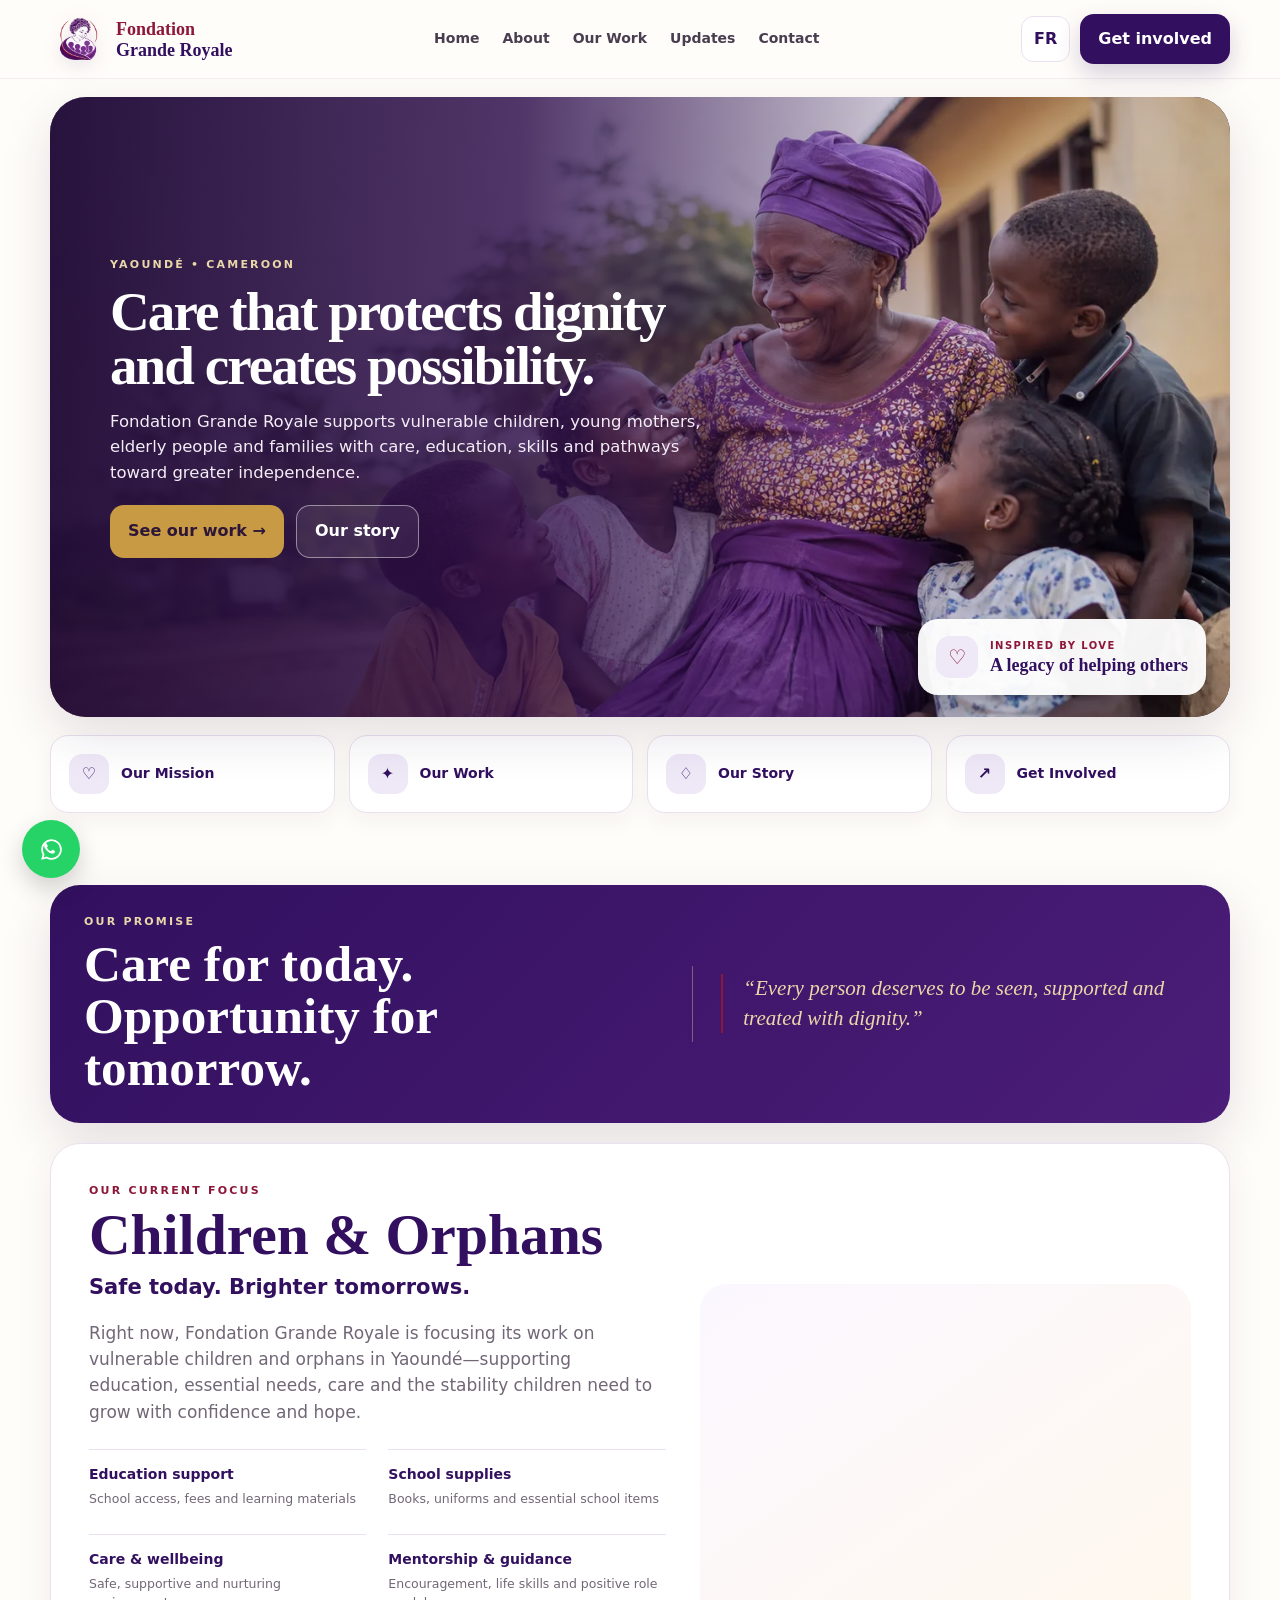
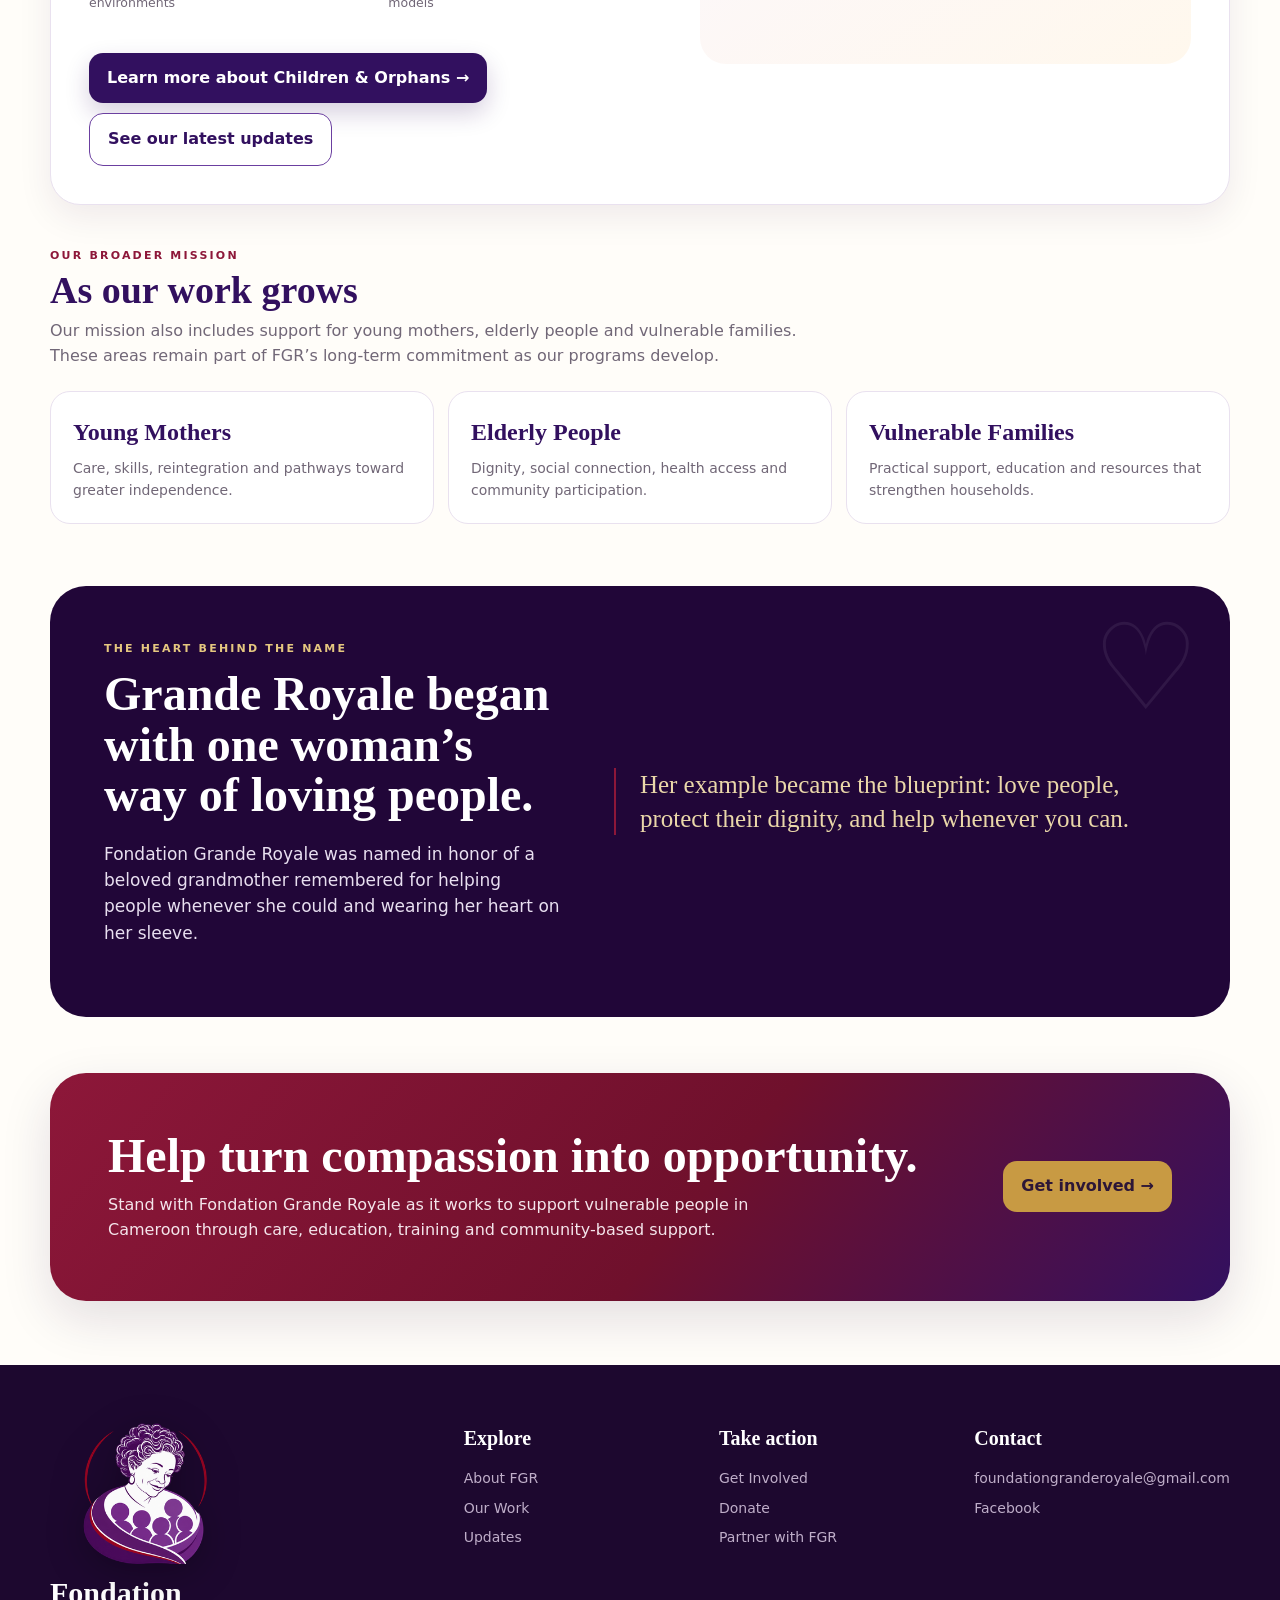
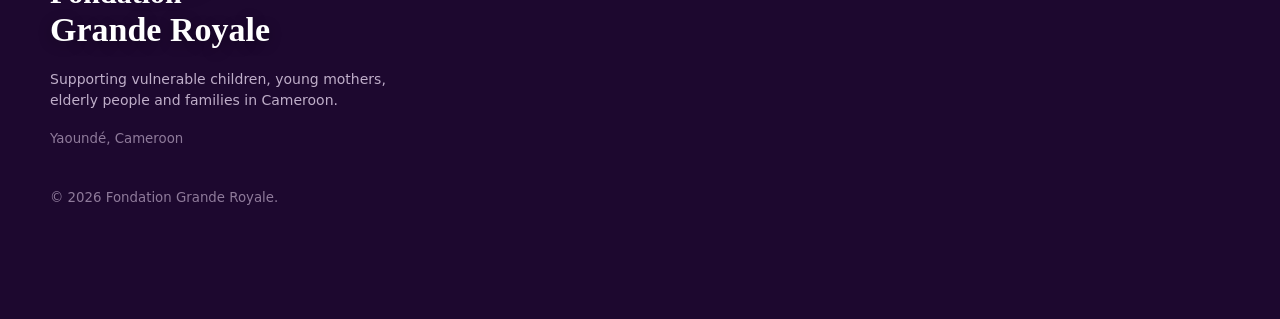
<file: index.html>
<!DOCTYPE html>
<html data-page="index.html" lang="en"><head><meta charset="utf-8"/><meta content="width=device-width, initial-scale=1" name="viewport"/><meta content="#32105f" name="theme-color"/><meta content="Fondation Grande Royale is currently focused on supporting vulnerable children and orphans in Cameroon through education, care and essential support." name="description"/><title>Fondation Grande Royale | Cameroon</title><link href="manifest.webmanifest" rel="manifest"/><link href="icon-192.png" rel="apple-touch-icon"/><link href="styles.css?v=20261021-14" rel="stylesheet"/><link href="favicon-32.png" rel="icon" sizes="32x32" type="image/png"/><link href="favicon-48.png" rel="icon" sizes="48x48" type="image/png"/><link as="image" fetchpriority="high" href="hero-family.webp" rel="preload"/><link href="https://fondationgranderoyale.org/" rel="canonical"/><meta content="website" property="og:type"/><meta content="Fondation Grande Royale" property="og:site_name"/><meta content="Fondation Grande Royale | Cameroon" property="og:title"/><meta content="Fondation Grande Royale is currently focused on supporting vulnerable children and orphans in Cameroon through education, care and essential support." property="og:description"/><meta content="https://fondationgranderoyale.org/" property="og:url"/><meta content="https://fondationgranderoyale.org/og-image.jpg" property="og:image"/><meta content="summary_large_image" name="twitter:card"/><meta content="Fondation Grande Royale | Cameroon" name="twitter:title"/><meta content="Fondation Grande Royale is currently focused on supporting vulnerable children and orphans in Cameroon through education, care and essential support." name="twitter:description"/><meta content="https://fondationgranderoyale.org/og-image.jpg" name="twitter:image"/><script type="application/ld+json">{"@context": "https://schema.org", "@type": "NGO", "name": "Fondation Grande Royale", "url": "https://fondationgranderoyale.org", "logo": "https://fondationgranderoyale.org/logo-full.webp", "email": "foundationgranderoyale@gmail.com", "address": {"@type": "PostalAddress", "addressLocality": "Yaoundé", "addressCountry": "CM"}, "areaServed": {"@type": "Country", "name": "Cameroon"}}</script></head><body id="top"><header class="header"><div class="wrap header-inner"><a aria-label="Fondation Grande Royale home" class="brand" href="./index.html"><img alt="" class="brand-logo" decoding="async" height="250" src="logo-mark.webp" width="320"/><div class="brand-copy"><small>Fondation</small><strong>Grande Royale</strong></div></a><nav class="nav"><a href="./index.html">Home</a><a href="about.html">About</a><a href="programs.html">Our Work</a><a href="updates.html">Updates</a><a href="contact.html">Contact</a></nav><div class="header-actions"><button aria-label="Afficher le site en français" aria-pressed="false" class="lang" type="button">FR</button><a class="primary-btn" href="get-involved.html">Get involved</a><button aria-controls="mobile-menu" aria-expanded="false" aria-label="Open menu" class="menu" type="button">☰</button></div><div class="mobile-menu" id="mobile-menu"><a href="./index.html">Home</a><a href="about.html">About</a><a href="programs.html">Our Work</a><a href="updates.html">Updates</a><a href="get-involved.html">Get Involved</a><a href="contact.html">Contact</a></div></div></header>
<main><section class="hero"><div class="wrap"><div class="hero-card"><div class="hero-photo"></div><div class="hero-overlay"></div><div class="hero-content"><div class="eyebrow gold">Yaoundé • Cameroon</div><h1>Care that protects dignity and creates possibility.</h1><p>Fondation Grande Royale supports vulnerable children, young mothers, elderly people and families with care, education, skills and pathways toward greater independence.</p><div class="hero-cta"><a class="gold-btn" href="programs.html">See our work →</a><a class="ghost-btn" href="about.html">Our story</a></div></div><div class="hero-note"><i>♡</i><div><small>Inspired by love</small><strong>A legacy of helping others</strong></div></div></div><div class="quick"><a href="about.html"><span>♡</span><strong>Our Mission</strong></a><a href="programs.html"><span>✦</span><strong>Our Work</strong></a><a href="about.html#story"><span>♢</span><strong>Our Story</strong></a><a href="get-involved.html"><span>↗</span><strong>Get Involved</strong></a></div></div></section>
<section class="section home-focus"><div class="wrap">
<div class="promise-band">
  <div>
    <div class="eyebrow gold">Our promise</div>
    <h2>Care for today. Opportunity for tomorrow.</h2>
  </div>
  <div class="promise-divider"></div>
  <blockquote>“Every person deserves to be seen, supported and treated with dignity.”</blockquote>
</div>

<article class="children-focus-card">
  <div class="children-focus-copy">
    <div class="kicker">Our current focus</div>
    <h2>Children &amp; Orphans</h2>
    <h3>Safe today. Brighter tomorrows.</h3>
    <p>Right now, Fondation Grande Royale is focusing its work on vulnerable children and orphans in Yaoundé—supporting education, essential needs, care and the stability children need to grow with confidence and hope.</p>
    <div class="focus-support-grid">
      <div><strong>Education support</strong><span>School access, fees and learning materials</span></div>
      <div><strong>School supplies</strong><span>Books, uniforms and essential school items</span></div>
      <div><strong>Care &amp; wellbeing</strong><span>Safe, supportive and nurturing environments</span></div>
      <div><strong>Mentorship &amp; guidance</strong><span>Encouragement, life skills and positive role models</span></div>
    </div>
    <div class="focus-actions">
      <a class="primary-btn" href="programs.html">Learn more about Children &amp; Orphans →</a>
      <a class="outline-btn" href="updates.html">See our latest updates</a>
    </div>
  </div>

  <div class="education-materials"><img src="assets/home-education-illustration.webp" alt="Illustration of school books, a purple backpack, notebook, pencil and ball representing education and skills development" decoding="async" loading="lazy"/></div>
</article>

<div class="secondary-focus">
  <div class="secondary-focus-heading">
    <div class="kicker">Our broader mission</div>
    <h2>As our work grows</h2>
    <p>Our mission also includes support for young mothers, elderly people and vulnerable families. These areas remain part of FGR’s long-term commitment as our programs develop.</p>
  </div>
  <div class="secondary-focus-grid">
    <article><h3>Young Mothers</h3><p>Care, skills, reintegration and pathways toward greater independence.</p></article>
    <article><h3>Elderly People</h3><p>Dignity, social connection, health access and community participation.</p></article>
    <article><h3>Vulnerable Families</h3><p>Practical support, education and resources that strengthen households.</p></article>
  </div>
</div>
</div></section>
<section class="section"><div class="wrap"><div class="story-card"><div><div class="kicker" style="color:#e5c77f">The heart behind the name</div><h3>Grande Royale began with one woman’s way of loving people.</h3><p>Fondation Grande Royale was named in honor of a beloved grandmother remembered for helping people whenever she could and wearing her heart on her sleeve.</p></div><blockquote>Her example became the blueprint: love people, protect their dignity, and help whenever you can.</blockquote><div class="story-mark">♡</div></div></div></section>
<section class="cta"><div class="wrap"><div class="cta-card"><div><h2>Help turn compassion into opportunity.</h2><p>Stand with Fondation Grande Royale as it works to support vulnerable people in Cameroon through care, education, training and community-based support.</p></div><div class="cta-actions"><a class="gold-btn" href="get-involved.html">Get involved →</a></div></div></div></section></main><footer class="footer"><div class="wrap footer-grid"><div><div class="footer-brand-lockup"><img alt="" class="footer-mark" decoding="async" height="250" loading="lazy" src="logo-mark.webp" width="320"/><div class="footer-brand-text"><span>Fondation</span><strong>Grande Royale</strong></div></div><p>Supporting vulnerable children, young mothers, elderly people and families in Cameroon.</p><small>Yaoundé, Cameroon</small></div><div><h4>Explore</h4><a href="about.html">About FGR</a><a href="programs.html">Our Work</a><a href="updates.html">Updates</a></div><div><h4>Take action</h4><a href="get-involved.html">Get Involved</a><a href="get-involved.html#donate">Donate</a><a href="contact.html">Partner with FGR</a></div><div><h4>Contact</h4><a href="mailto:foundationgranderoyale@gmail.com">foundationgranderoyale@gmail.com</a><a href="https://www.facebook.com/profile.php?id=61578433423428" target="_blank" rel="noopener">Facebook</a></div></div><div class="wrap" style="margin-top:34px"><small>© <span id="year"></span> Fondation Grande Royale.</small></div></footer><nav class="mobile-nav"><a href="./index.html"><b>⌂</b>Home</a><a href="programs.html"><b>✦</b>Work</a><a href="about.html"><b>♡</b>Story</a><a href="get-involved.html"><b>↗</b>Help</a></nav><script src="script.js?v=20261021-4"></script><a class="whatsapp-float" href="https://wa.me/18156301168" target="_blank" rel="noopener" aria-label="Chat with Fondation Grande Royale on WhatsApp"><svg aria-hidden="true" viewBox="0 0 32 32" role="img"><path d="M19.11 17.21c-.28-.14-1.64-.81-1.89-.9-.25-.09-.44-.14-.62.14-.18.28-.72.9-.88 1.08-.16.19-.32.21-.6.07-.28-.14-1.17-.43-2.23-1.37-.82-.73-1.38-1.64-1.54-1.91-.16-.28-.02-.43.12-.57.13-.13.28-.32.42-.48.14-.16.18-.28.28-.46.09-.18.05-.35-.02-.49-.07-.14-.62-1.5-.85-2.05-.22-.54-.45-.47-.62-.48h-.53c-.18 0-.49.07-.74.35-.25.28-.97.95-.97 2.31 0 1.36.99 2.68 1.13 2.87.14.18 1.95 2.98 4.72 4.18.66.28 1.18.45 1.58.58.66.21 1.26.18 1.74.11.53-.08 1.64-.67 1.87-1.31.23-.65.23-1.21.16-1.33-.07-.12-.25-.19-.53-.33zM16.03 5.33c-5.86 0-10.62 4.76-10.62 10.62 0 1.87.49 3.7 1.42 5.31L5.32 26.7l5.57-1.46a10.59 10.59 0 0 0 5.13 1.31h.01c5.86 0 10.62-4.76 10.62-10.62 0-2.84-1.11-5.51-3.12-7.52a10.55 10.55 0 0 0-7.5-3.08zm0 19.43h-.01a8.77 8.77 0 0 1-4.47-1.22l-.32-.19-3.3.86.88-3.22-.21-.33a8.8 8.8 0 0 1-1.35-4.71c0-4.85 3.95-8.8 8.81-8.8 2.35 0 4.56.92 6.22 2.58a8.74 8.74 0 0 1 2.58 6.23c-.01 4.85-3.96 8.8-8.83 8.8z"/></svg></a></body></html>
</file>
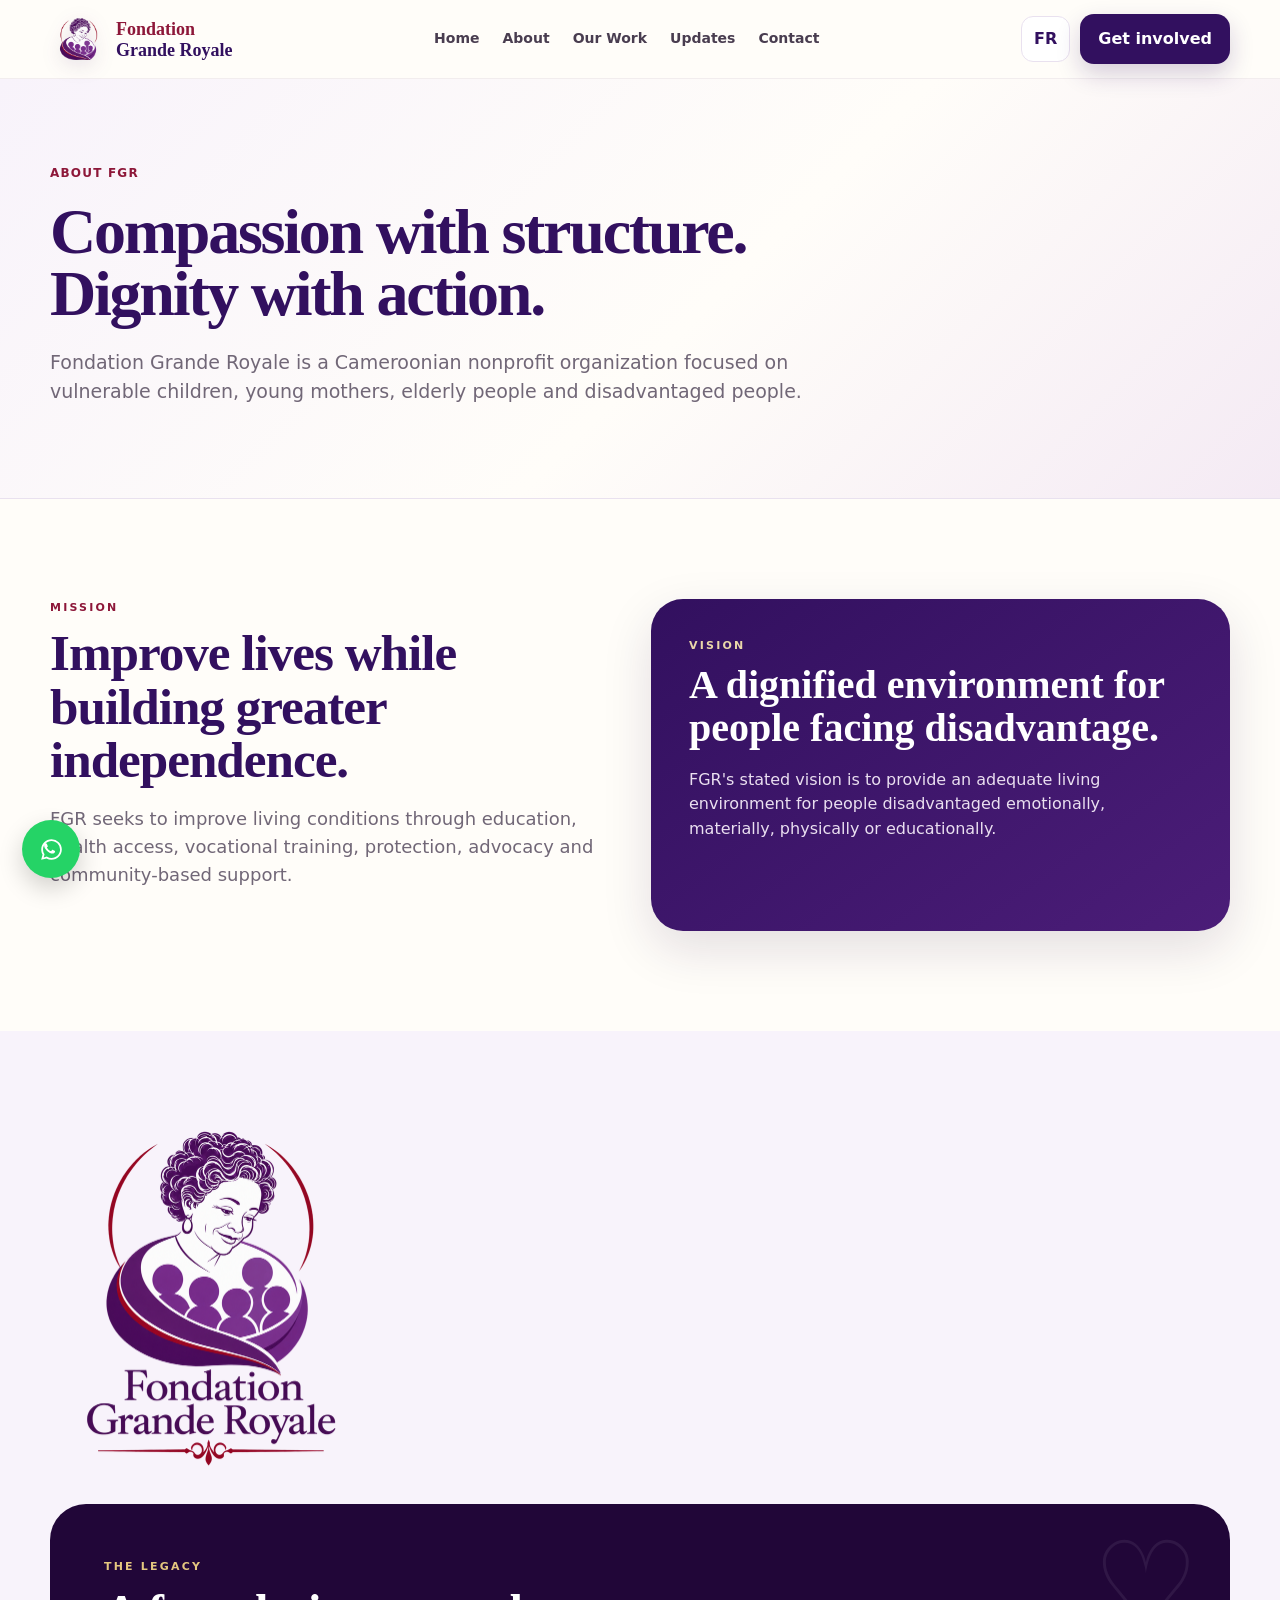
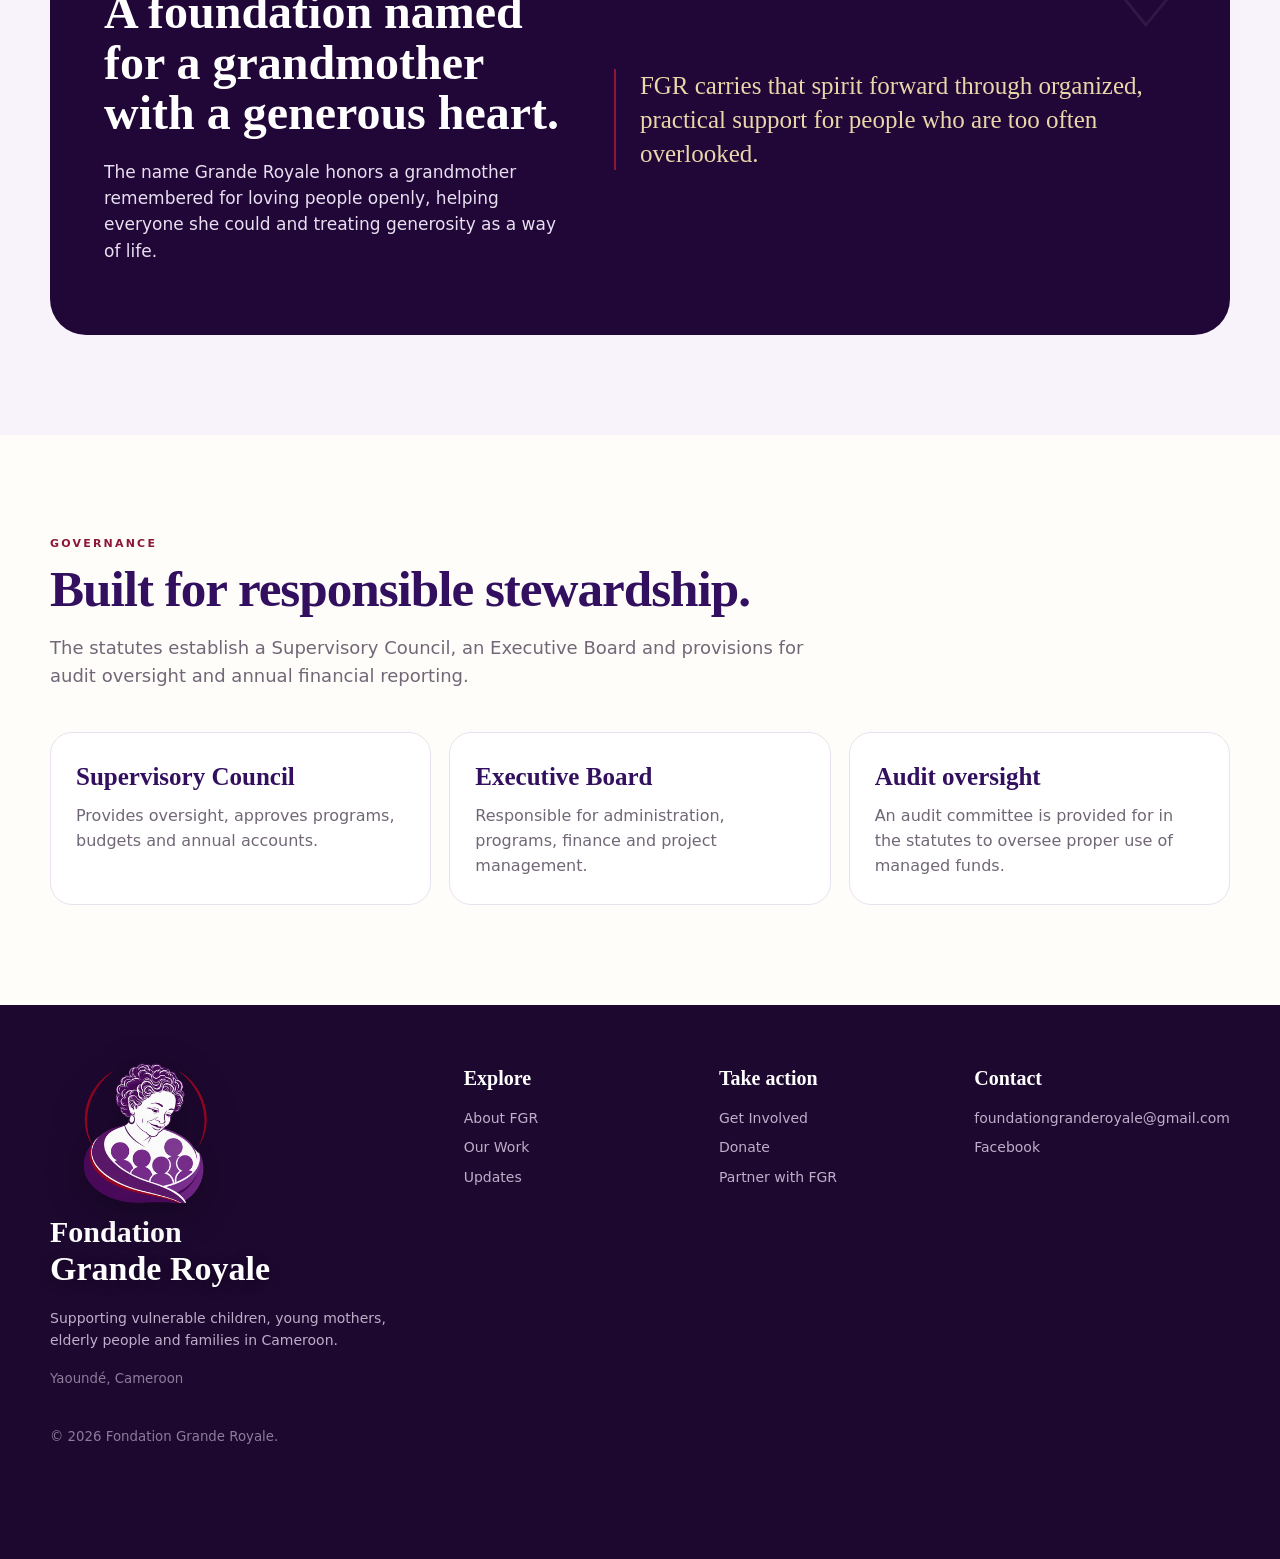
<file: about.html>
<!DOCTYPE html>
<html data-page="about.html" lang="en"><head><meta charset="utf-8"/><meta content="width=device-width, initial-scale=1" name="viewport"/><meta content="#32105f" name="theme-color"/><meta content="Learn about the mission, vision, story and governance of Fondation Grande Royale." name="description"/><title>About | Fondation Grande Royale</title><link href="manifest.webmanifest" rel="manifest"/><link href="icon-192.png" rel="apple-touch-icon"/><link href="styles.css?v=20261021-3" rel="stylesheet"/><link href="favicon-32.png" rel="icon" sizes="32x32" type="image/png"/><link href="favicon-48.png" rel="icon" sizes="48x48" type="image/png"/><link href="https://fondationgranderoyale.org/about.html" rel="canonical"/><meta content="website" property="og:type"/><meta content="Fondation Grande Royale" property="og:site_name"/><meta content="About | Fondation Grande Royale" property="og:title"/><meta content="Learn about the mission, vision, story and governance of Fondation Grande Royale." property="og:description"/><meta content="https://fondationgranderoyale.org/about.html" property="og:url"/><meta content="https://fondationgranderoyale.org/og-image.jpg" property="og:image"/><meta content="summary_large_image" name="twitter:card"/><meta content="About | Fondation Grande Royale" name="twitter:title"/><meta content="Learn about the mission, vision, story and governance of Fondation Grande Royale." name="twitter:description"/><meta content="https://fondationgranderoyale.org/og-image.jpg" name="twitter:image"/><script type="application/ld+json">{"@context": "https://schema.org", "@type": "NGO", "name": "Fondation Grande Royale", "url": "https://fondationgranderoyale.org", "logo": "https://fondationgranderoyale.org/logo-full.webp", "email": "foundationgranderoyale@gmail.com", "address": {"@type": "PostalAddress", "addressLocality": "Yaoundé", "addressCountry": "CM"}, "areaServed": {"@type": "Country", "name": "Cameroon"}}</script></head><body id="top"><header class="header"><div class="wrap header-inner"><a aria-label="Fondation Grande Royale home" class="brand" href="./index.html"><img alt="" class="brand-logo" decoding="async" height="250" src="logo-mark.webp" width="320"/><div class="brand-copy"><small>Fondation</small><strong>Grande Royale</strong></div></a><nav class="nav"><a href="./index.html">Home</a><a href="about.html">About</a><a href="programs.html">Our Work</a><a href="updates.html">Updates</a><a href="contact.html">Contact</a></nav><div class="header-actions"><button aria-label="Afficher le site en français" aria-pressed="false" class="lang" type="button">FR</button><a class="primary-btn" href="get-involved.html">Get involved</a><button aria-controls="mobile-menu" aria-expanded="false" aria-label="Open menu" class="menu" type="button">☰</button></div><div class="mobile-menu" id="mobile-menu"><a href="./index.html">Home</a><a href="about.html">About</a><a href="programs.html">Our Work</a><a href="updates.html">Updates</a><a href="get-involved.html">Get Involved</a><a href="contact.html">Contact</a></div></div></header>
<main><section class="page-hero"><div class="wrap"><div class="breadcrumb">About FGR</div><h1>Compassion with structure. Dignity with action.</h1><p>Fondation Grande Royale is a Cameroonian nonprofit organization focused on vulnerable children, young mothers, elderly people and disadvantaged people.</p></div></section><section class="section"><div class="wrap"><div class="grid-2"><div><div class="section-title"><div class="kicker">Mission</div><h2>Improve lives while building greater independence.</h2><p>FGR seeks to improve living conditions through education, health access, vocational training, protection, advocacy and community-based support.</p></div></div><div class="mission-story" style="min-height:330px"><div><div class="eyebrow gold">Vision</div><h3>A dignified environment for people facing disadvantage.</h3><p>FGR's stated vision is to provide an adequate living environment for people disadvantaged emotionally, materially, physically or educationally.</p></div></div></div></div></section>
<section class="section soft" id="story"><div class="wrap"><div class="legacy-logo-wrap"><img alt="Fondation Grande Royale logo" class="legacy-logo" decoding="async" height="679" loading="lazy" src="logo-full.webp" width="640"/></div><div class="story-card"><div><div class="kicker" style="color:#e5c77f">The legacy</div><h3>A foundation named for a grandmother with a generous heart.</h3><p>The name Grande Royale honors a grandmother remembered for loving people openly, helping everyone she could and treating generosity as a way of life.</p></div><blockquote>FGR carries that spirit forward through organized, practical support for people who are too often overlooked.</blockquote><div class="story-mark">♡</div></div></div></section>
<section class="section"><div class="wrap"><div class="section-title"><div class="kicker">Governance</div><h2>Built for responsible stewardship.</h2><p>The statutes establish a Supervisory Council, an Executive Board and provisions for audit oversight and annual financial reporting.</p></div><div class="grid-3"><article class="info-card"><h3>Supervisory Council</h3><p>Provides oversight, approves programs, budgets and annual accounts.</p></article><article class="info-card"><h3>Executive Board</h3><p>Responsible for administration, programs, finance and project management.</p></article><article class="info-card"><h3>Audit oversight</h3><p>An audit committee is provided for in the statutes to oversee proper use of managed funds.</p></article></div></div></section></main><footer class="footer"><div class="wrap footer-grid"><div><div class="footer-brand-lockup"><img alt="" class="footer-mark" decoding="async" height="250" loading="lazy" src="logo-mark.webp" width="320"/><div class="footer-brand-text"><span>Fondation</span><strong>Grande Royale</strong></div></div><p>Supporting vulnerable children, young mothers, elderly people and families in Cameroon.</p><small>Yaoundé, Cameroon</small></div><div><h4>Explore</h4><a href="about.html">About FGR</a><a href="programs.html">Our Work</a><a href="updates.html">Updates</a></div><div><h4>Take action</h4><a href="get-involved.html">Get Involved</a><a href="get-involved.html#donate">Donate</a><a href="contact.html">Partner with FGR</a></div><div><h4>Contact</h4><a href="mailto:foundationgranderoyale@gmail.com">foundationgranderoyale@gmail.com</a><a href="https://www.facebook.com/profile.php?id=61578433423428" target="_blank" rel="noopener">Facebook</a></div></div><div class="wrap" style="margin-top:34px"><small>© <span id="year"></span> Fondation Grande Royale.</small></div></footer><nav class="mobile-nav"><a href="./index.html"><b>⌂</b>Home</a><a href="programs.html"><b>✦</b>Work</a><a href="about.html"><b>♡</b>Story</a><a href="get-involved.html"><b>↗</b>Help</a></nav><script src="script.js?v=20260924-2"></script><a class="whatsapp-float" href="https://wa.me/18156301168" target="_blank" rel="noopener" aria-label="Chat with Fondation Grande Royale on WhatsApp"><svg aria-hidden="true" viewBox="0 0 32 32" role="img"><path d="M19.11 17.21c-.28-.14-1.64-.81-1.89-.9-.25-.09-.44-.14-.62.14-.18.28-.72.9-.88 1.08-.16.19-.32.21-.6.07-.28-.14-1.17-.43-2.23-1.37-.82-.73-1.38-1.64-1.54-1.91-.16-.28-.02-.43.12-.57.13-.13.28-.32.42-.48.14-.16.18-.28.28-.46.09-.18.05-.35-.02-.49-.07-.14-.62-1.5-.85-2.05-.22-.54-.45-.47-.62-.48h-.53c-.18 0-.49.07-.74.35-.25.28-.97.95-.97 2.31 0 1.36.99 2.68 1.13 2.87.14.18 1.95 2.98 4.72 4.18.66.28 1.18.45 1.58.58.66.21 1.26.18 1.74.11.53-.08 1.64-.67 1.87-1.31.23-.65.23-1.21.16-1.33-.07-.12-.25-.19-.53-.33zM16.03 5.33c-5.86 0-10.62 4.76-10.62 10.62 0 1.87.49 3.7 1.42 5.31L5.32 26.7l5.57-1.46a10.59 10.59 0 0 0 5.13 1.31h.01c5.86 0 10.62-4.76 10.62-10.62 0-2.84-1.11-5.51-3.12-7.52a10.55 10.55 0 0 0-7.5-3.08zm0 19.43h-.01a8.77 8.77 0 0 1-4.47-1.22l-.32-.19-3.3.86.88-3.22-.21-.33a8.8 8.8 0 0 1-1.35-4.71c0-4.85 3.95-8.8 8.81-8.8 2.35 0 4.56.92 6.22 2.58a8.74 8.74 0 0 1 2.58 6.23c-.01 4.85-3.96 8.8-8.83 8.8z"/></svg></a></body></html>
</file>
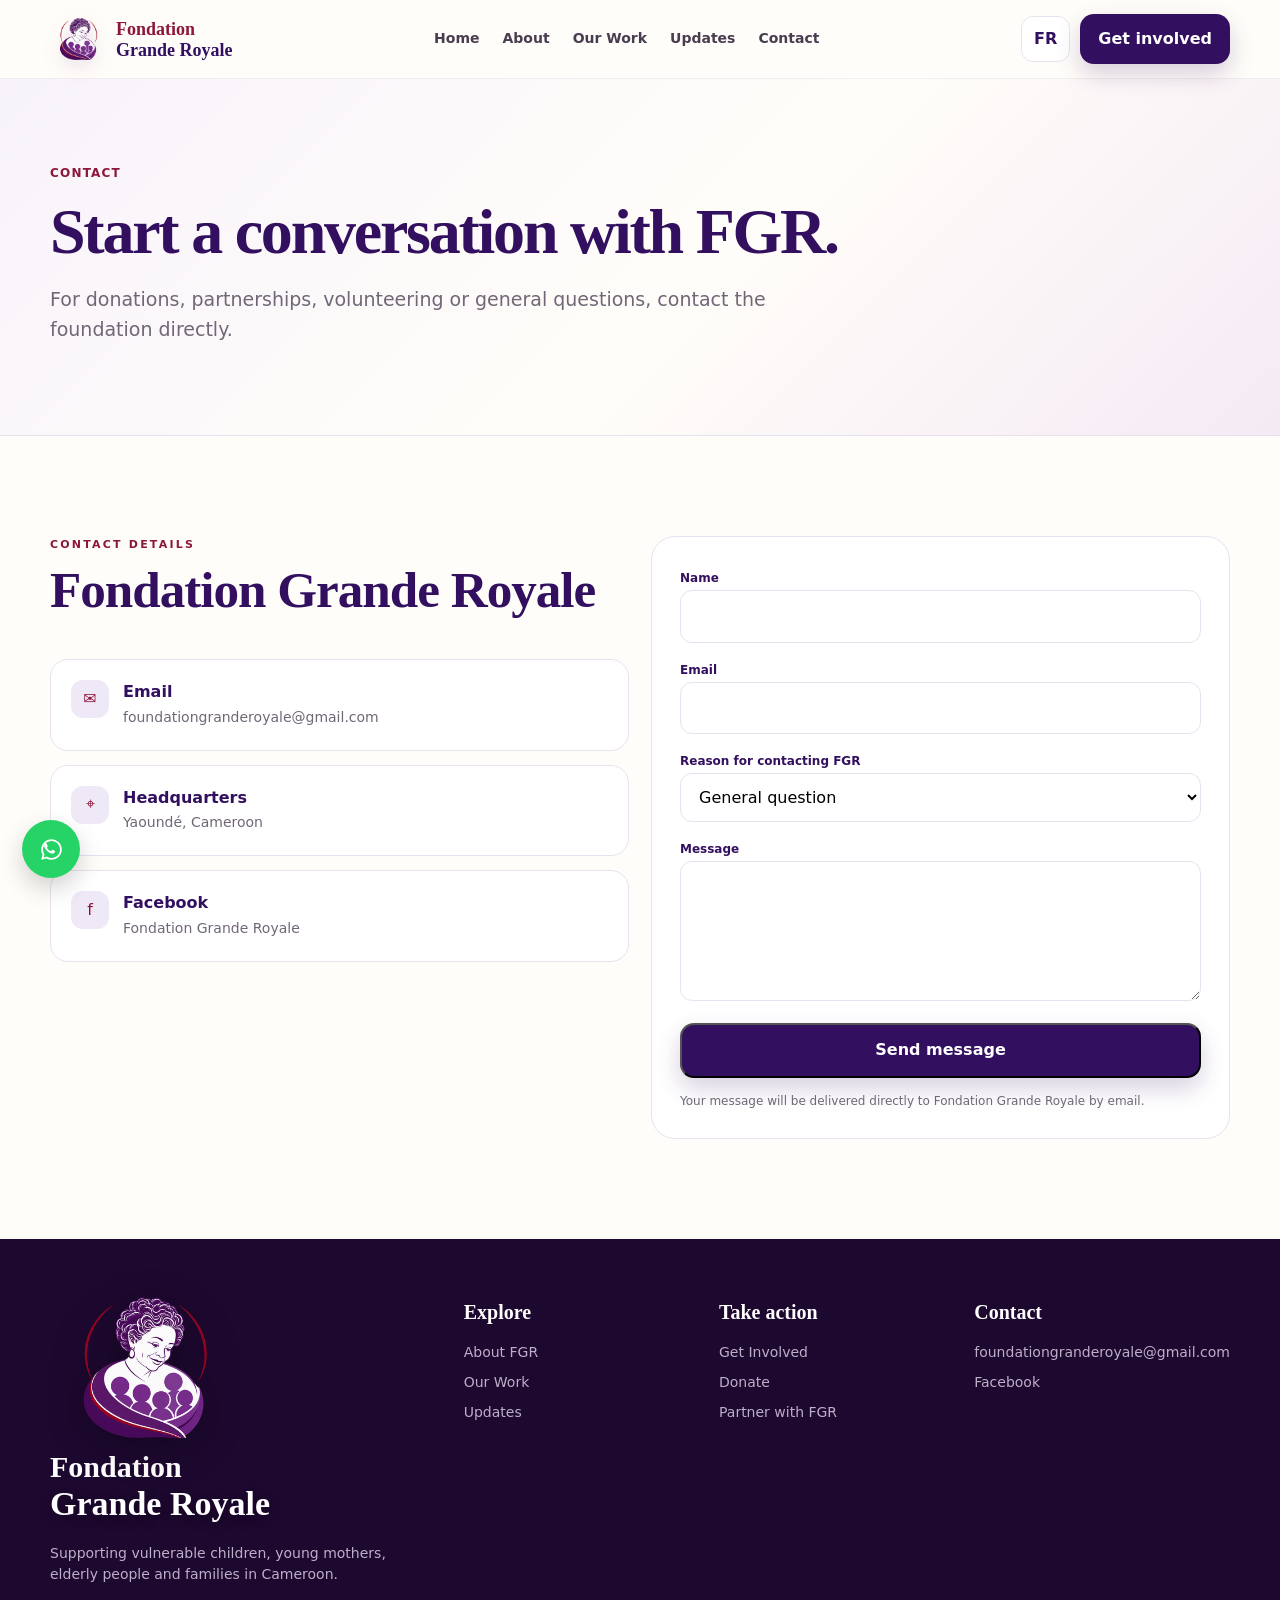
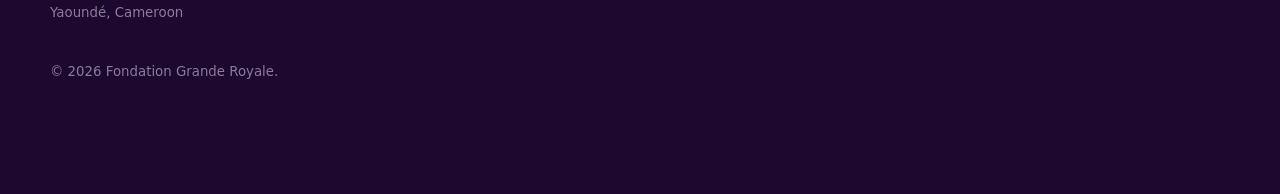
<file: contact.html>
<!DOCTYPE html>
<html data-page="contact.html" lang="en"><head><meta charset="utf-8"/><meta content="width=device-width, initial-scale=1" name="viewport"/><meta content="#32105f" name="theme-color"/><meta content="Contact Fondation Grande Royale in Yaoundé, Cameroon." name="description"/><title>Contact | Fondation Grande Royale</title><link href="manifest.webmanifest" rel="manifest"/><link href="icon-192.png" rel="apple-touch-icon"/><link href="styles.css?v=20261021-3" rel="stylesheet"/><link href="favicon-32.png" rel="icon" sizes="32x32" type="image/png"/><link href="favicon-48.png" rel="icon" sizes="48x48" type="image/png"/><link href="https://fondationgranderoyale.org/contact.html" rel="canonical"/><meta content="website" property="og:type"/><meta content="Fondation Grande Royale" property="og:site_name"/><meta content="Contact | Fondation Grande Royale" property="og:title"/><meta content="Contact Fondation Grande Royale in Yaoundé, Cameroon." property="og:description"/><meta content="https://fondationgranderoyale.org/contact.html" property="og:url"/><meta content="https://fondationgranderoyale.org/og-image.jpg" property="og:image"/><meta content="summary_large_image" name="twitter:card"/><meta content="Contact | Fondation Grande Royale" name="twitter:title"/><meta content="Contact Fondation Grande Royale in Yaoundé, Cameroon." name="twitter:description"/><meta content="https://fondationgranderoyale.org/og-image.jpg" name="twitter:image"/><script type="application/ld+json">{"@context": "https://schema.org", "@type": "NGO", "name": "Fondation Grande Royale", "url": "https://fondationgranderoyale.org", "logo": "https://fondationgranderoyale.org/logo-full.webp", "email": "foundationgranderoyale@gmail.com", "address": {"@type": "PostalAddress", "addressLocality": "Yaoundé", "addressCountry": "CM"}, "areaServed": {"@type": "Country", "name": "Cameroon"}}</script></head><body id="top"><header class="header"><div class="wrap header-inner"><a aria-label="Fondation Grande Royale home" class="brand" href="./index.html"><img alt="" class="brand-logo" decoding="async" height="250" src="logo-mark.webp" width="320"/><div class="brand-copy"><small>Fondation</small><strong>Grande Royale</strong></div></a><nav class="nav"><a href="./index.html">Home</a><a href="about.html">About</a><a href="programs.html">Our Work</a><a href="updates.html">Updates</a><a href="contact.html">Contact</a></nav><div class="header-actions"><button aria-label="Afficher le site en français" aria-pressed="false" class="lang" type="button">FR</button><a class="primary-btn" href="get-involved.html">Get involved</a><button aria-controls="mobile-menu" aria-expanded="false" aria-label="Open menu" class="menu" type="button">☰</button></div><div class="mobile-menu" id="mobile-menu"><a href="./index.html">Home</a><a href="about.html">About</a><a href="programs.html">Our Work</a><a href="updates.html">Updates</a><a href="get-involved.html">Get Involved</a><a href="contact.html">Contact</a></div></div></header>
<main><section class="page-hero"><div class="wrap"><div class="breadcrumb">Contact</div><h1>Start a conversation with FGR.</h1><p>For donations, partnerships, volunteering or general questions, contact the foundation directly.</p></div></section><section class="section"><div class="wrap grid-2"><div><div class="section-title"><div class="kicker">Contact details</div><h2>Fondation Grande Royale</h2></div><div class="contact-list"><div class="contact-item"><div class="dot">✉</div><div><strong>Email</strong><a href="mailto:foundationgranderoyale@gmail.com">foundationgranderoyale@gmail.com</a></div></div><div class="contact-item"><div class="dot">⌖</div><div><strong>Headquarters</strong><span>Yaoundé, Cameroon</span></div></div><div class="contact-item facebook-contact"><div class="dot">f</div><div><strong>Facebook</strong><a href="https://www.facebook.com/profile.php?id=61578433423428" target="_blank" rel="noopener">Fondation Grande Royale</a></div></div></div></div><form action="https://formsubmit.co/foundationgranderoyale@gmail.com" class="form" method="POST">
<input name="_subject" type="hidden" value="New message from Fondation Grande Royale website"/>
<input name="_next" type="hidden" value="https://fondationgranderoyale.org/thank-you.html"/>
<input name="_template" type="hidden" value="table"/>
<input name="_url" type="hidden" value="https://fondationgranderoyale.org/contact.html"/>
<input aria-hidden="true" autocomplete="off" class="hp-field" name="_honey" tabindex="-1" type="text"/>
<div><label for="name">Name</label><input autocomplete="name" id="name" name="name" required="" type="text"/></div>
<div><label for="email">Email</label><input autocomplete="email" id="email" name="email" required="" type="email"/></div>
<div><label for="topic">Reason for contacting FGR</label><select id="topic" name="topic"><option>General question</option><option>Donation</option><option>Partnership</option><option>Volunteer</option></select></div>
<div><label for="message">Message</label><textarea id="message" name="message" required=""></textarea></div>
<button class="primary-btn" type="submit">Send message</button>
<small class="form-note">Your message will be delivered directly to Fondation Grande Royale by email.</small>
</form></div></section></main><footer class="footer"><div class="wrap footer-grid"><div><div class="footer-brand-lockup"><img alt="" class="footer-mark" decoding="async" height="250" loading="lazy" src="logo-mark.webp" width="320"/><div class="footer-brand-text"><span>Fondation</span><strong>Grande Royale</strong></div></div><p>Supporting vulnerable children, young mothers, elderly people and families in Cameroon.</p><small>Yaoundé, Cameroon</small></div><div><h4>Explore</h4><a href="about.html">About FGR</a><a href="programs.html">Our Work</a><a href="updates.html">Updates</a></div><div><h4>Take action</h4><a href="get-involved.html">Get Involved</a><a href="get-involved.html#donate">Donate</a><a href="contact.html">Partner with FGR</a></div><div><h4>Contact</h4><a href="mailto:foundationgranderoyale@gmail.com">foundationgranderoyale@gmail.com</a><a href="https://www.facebook.com/profile.php?id=61578433423428" target="_blank" rel="noopener">Facebook</a></div></div><div class="wrap" style="margin-top:34px"><small>© <span id="year"></span> Fondation Grande Royale.</small></div></footer><nav class="mobile-nav"><a href="./index.html"><b>⌂</b>Home</a><a href="programs.html"><b>✦</b>Work</a><a href="about.html"><b>♡</b>Story</a><a href="get-involved.html"><b>↗</b>Help</a></nav><script src="script.js?v=20260924-2"></script><a class="whatsapp-float" href="https://wa.me/18156301168" target="_blank" rel="noopener" aria-label="Chat with Fondation Grande Royale on WhatsApp"><svg aria-hidden="true" viewBox="0 0 32 32" role="img"><path d="M19.11 17.21c-.28-.14-1.64-.81-1.89-.9-.25-.09-.44-.14-.62.14-.18.28-.72.9-.88 1.08-.16.19-.32.21-.6.07-.28-.14-1.17-.43-2.23-1.37-.82-.73-1.38-1.64-1.54-1.91-.16-.28-.02-.43.12-.57.13-.13.28-.32.42-.48.14-.16.18-.28.28-.46.09-.18.05-.35-.02-.49-.07-.14-.62-1.5-.85-2.05-.22-.54-.45-.47-.62-.48h-.53c-.18 0-.49.07-.74.35-.25.28-.97.95-.97 2.31 0 1.36.99 2.68 1.13 2.87.14.18 1.95 2.98 4.72 4.18.66.28 1.18.45 1.58.58.66.21 1.26.18 1.74.11.53-.08 1.64-.67 1.87-1.31.23-.65.23-1.21.16-1.33-.07-.12-.25-.19-.53-.33zM16.03 5.33c-5.86 0-10.62 4.76-10.62 10.62 0 1.87.49 3.7 1.42 5.31L5.32 26.7l5.57-1.46a10.59 10.59 0 0 0 5.13 1.31h.01c5.86 0 10.62-4.76 10.62-10.62 0-2.84-1.11-5.51-3.12-7.52a10.55 10.55 0 0 0-7.5-3.08zm0 19.43h-.01a8.77 8.77 0 0 1-4.47-1.22l-.32-.19-3.3.86.88-3.22-.21-.33a8.8 8.8 0 0 1-1.35-4.71c0-4.85 3.95-8.8 8.81-8.8 2.35 0 4.56.92 6.22 2.58a8.74 8.74 0 0 1 2.58 6.23c-.01 4.85-3.96 8.8-8.83 8.8z"/></svg></a></body></html>
</file>
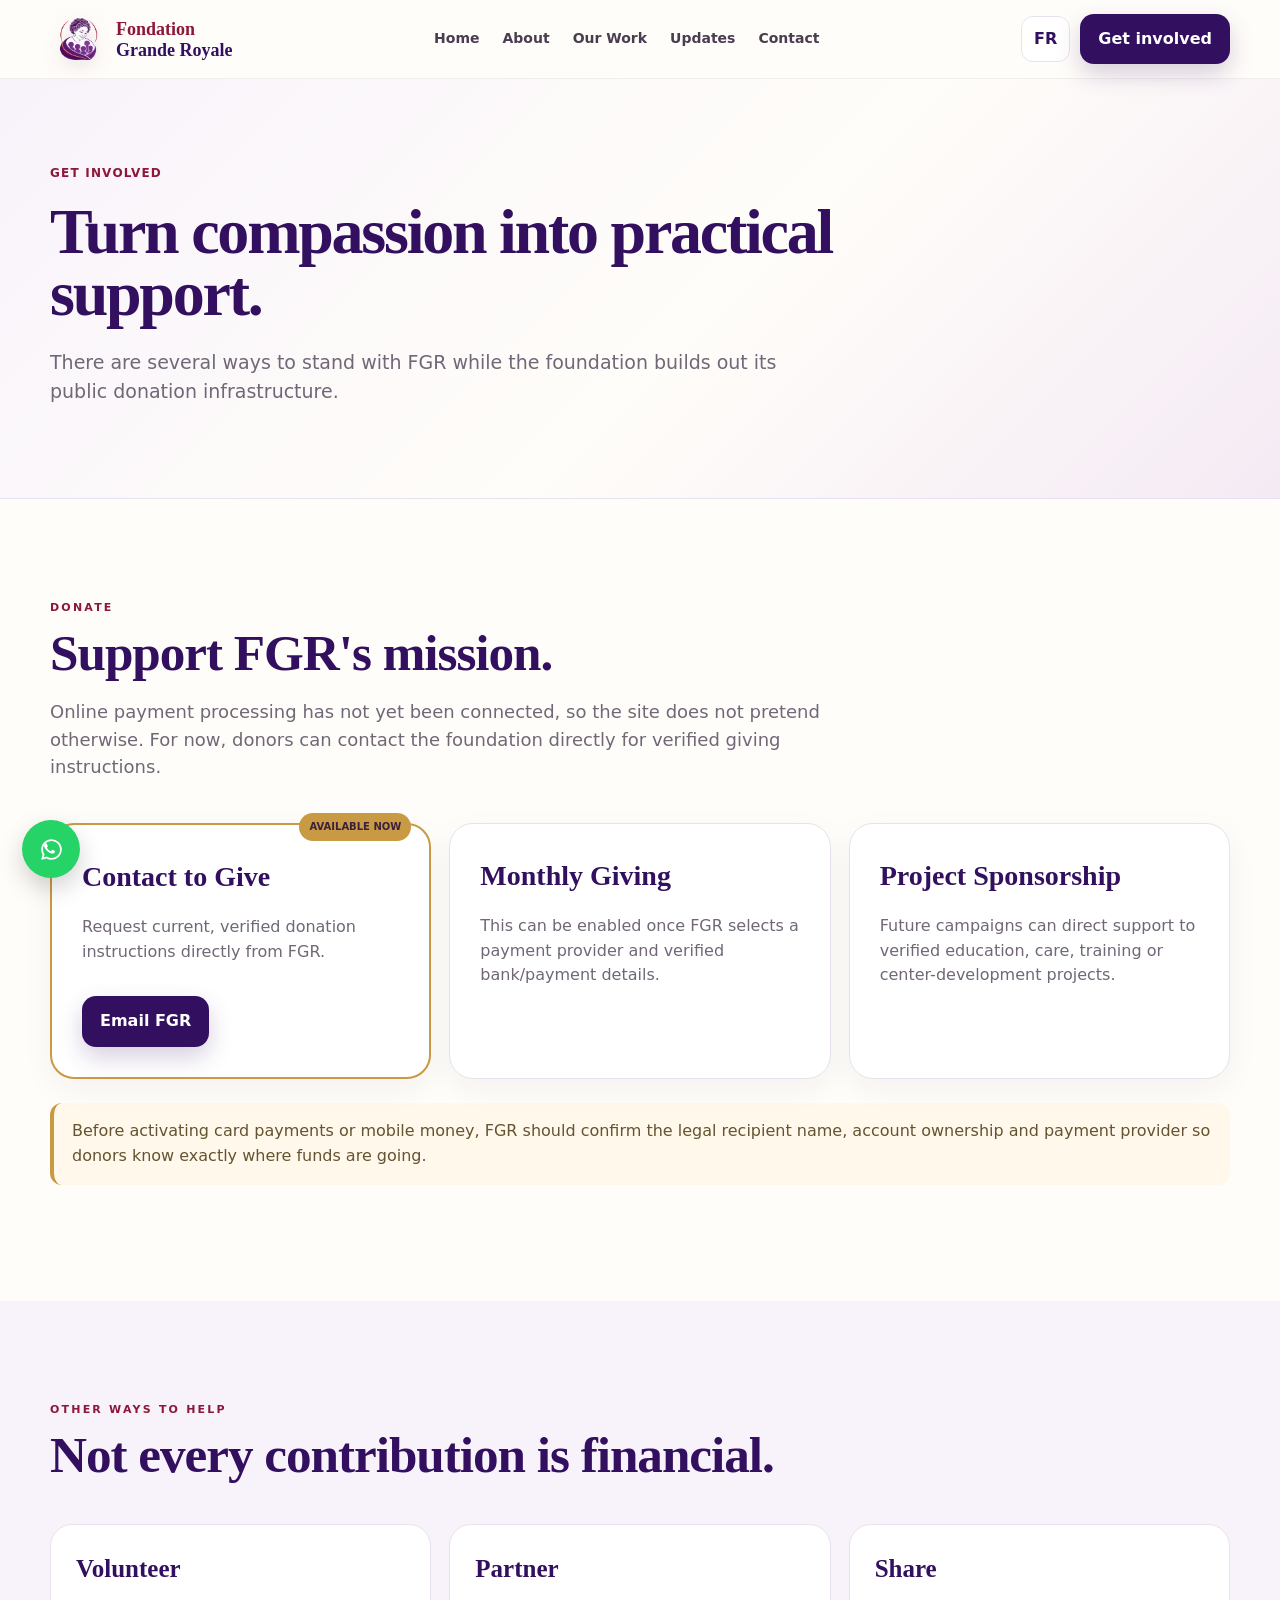
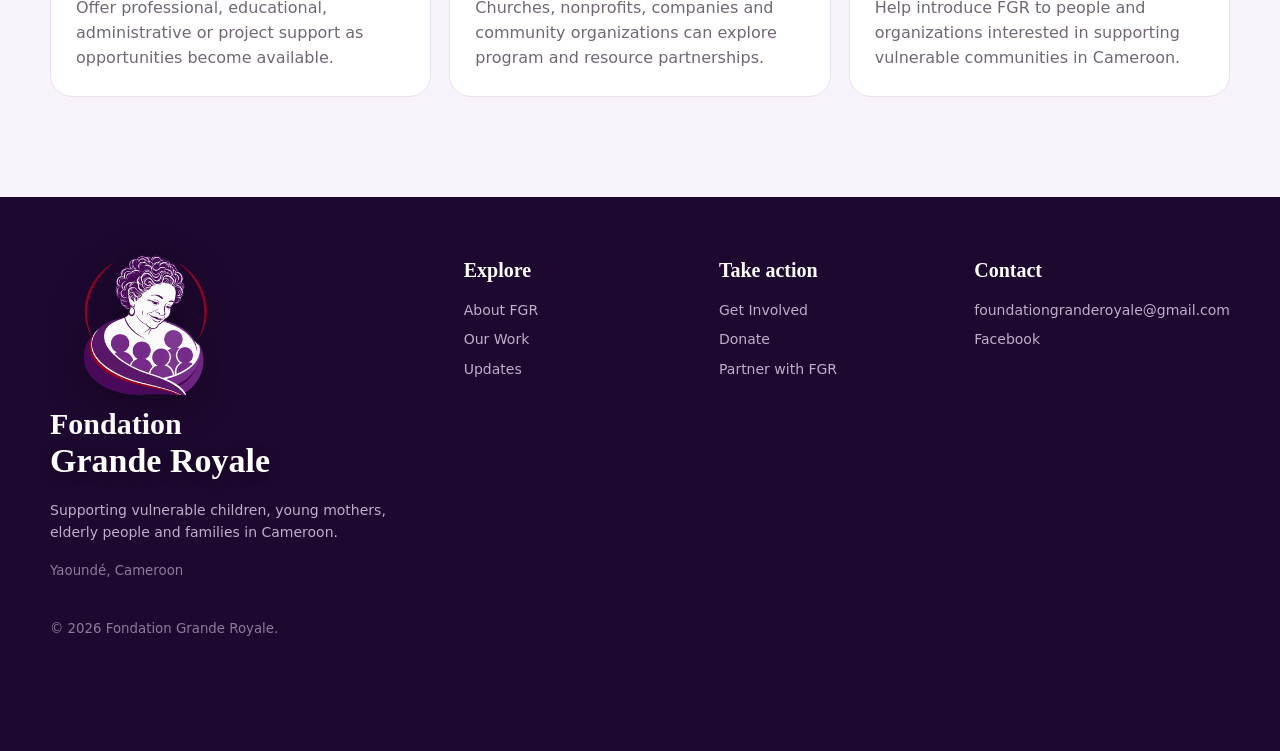
<file: get-involved.html>
<!DOCTYPE html>
<html data-page="get-involved.html" lang="en"><head><meta charset="utf-8"/><meta content="width=device-width, initial-scale=1" name="viewport"/><meta content="#32105f" name="theme-color"/><meta content="Donate, volunteer or partner with Fondation Grande Royale." name="description"/><title>Get Involved | Fondation Grande Royale</title><link href="manifest.webmanifest" rel="manifest"/><link href="icon-192.png" rel="apple-touch-icon"/><link href="styles.css?v=20261021-3" rel="stylesheet"/><link href="favicon-32.png" rel="icon" sizes="32x32" type="image/png"/><link href="favicon-48.png" rel="icon" sizes="48x48" type="image/png"/><link href="https://fondationgranderoyale.org/get-involved.html" rel="canonical"/><meta content="website" property="og:type"/><meta content="Fondation Grande Royale" property="og:site_name"/><meta content="Get Involved | Fondation Grande Royale" property="og:title"/><meta content="Donate, volunteer or partner with Fondation Grande Royale." property="og:description"/><meta content="https://fondationgranderoyale.org/get-involved.html" property="og:url"/><meta content="https://fondationgranderoyale.org/og-image.jpg" property="og:image"/><meta content="summary_large_image" name="twitter:card"/><meta content="Get Involved | Fondation Grande Royale" name="twitter:title"/><meta content="Donate, volunteer or partner with Fondation Grande Royale." name="twitter:description"/><meta content="https://fondationgranderoyale.org/og-image.jpg" name="twitter:image"/><script type="application/ld+json">{"@context": "https://schema.org", "@type": "NGO", "name": "Fondation Grande Royale", "url": "https://fondationgranderoyale.org", "logo": "https://fondationgranderoyale.org/logo-full.webp", "email": "foundationgranderoyale@gmail.com", "address": {"@type": "PostalAddress", "addressLocality": "Yaoundé", "addressCountry": "CM"}, "areaServed": {"@type": "Country", "name": "Cameroon"}}</script></head><body id="top"><header class="header"><div class="wrap header-inner"><a aria-label="Fondation Grande Royale home" class="brand" href="./index.html"><img alt="" class="brand-logo" decoding="async" height="250" src="logo-mark.webp" width="320"/><div class="brand-copy"><small>Fondation</small><strong>Grande Royale</strong></div></a><nav class="nav"><a href="./index.html">Home</a><a href="about.html">About</a><a href="programs.html">Our Work</a><a href="updates.html">Updates</a><a href="contact.html">Contact</a></nav><div class="header-actions"><button aria-label="Afficher le site en français" aria-pressed="false" class="lang" type="button">FR</button><a class="primary-btn" href="get-involved.html">Get involved</a><button aria-controls="mobile-menu" aria-expanded="false" aria-label="Open menu" class="menu" type="button">☰</button></div><div class="mobile-menu" id="mobile-menu"><a href="./index.html">Home</a><a href="about.html">About</a><a href="programs.html">Our Work</a><a href="updates.html">Updates</a><a href="get-involved.html">Get Involved</a><a href="contact.html">Contact</a></div></div></header>
<main><section class="page-hero"><div class="wrap"><div class="breadcrumb">Get involved</div><h1>Turn compassion into practical support.</h1><p>There are several ways to stand with FGR while the foundation builds out its public donation infrastructure.</p></div></section><section class="section" id="donate"><div class="wrap"><div class="section-title"><div class="kicker">Donate</div><h2>Support FGR's mission.</h2><p>Online payment processing has not yet been connected, so the site does not pretend otherwise. For now, donors can contact the foundation directly for verified giving instructions.</p></div><div class="donate-options"><article class="donate-card featured"><span class="tag">AVAILABLE NOW</span><h3>Contact to Give</h3><p>Request current, verified donation instructions directly from FGR.</p><a class="primary-btn" href="mailto:foundationgranderoyale@gmail.com?subject=Donation%20to%20Fondation%20Grande%20Royale%20(FGR)" style="margin-top:16px">Email FGR</a></article><article class="donate-card"><h3>Monthly Giving</h3><p>This can be enabled once FGR selects a payment provider and verified bank/payment details.</p></article><article class="donate-card"><h3>Project Sponsorship</h3><p>Future campaigns can direct support to verified education, care, training or center-development projects.</p></article></div><p class="note" style="margin-top:24px">Before activating card payments or mobile money, FGR should confirm the legal recipient name, account ownership and payment provider so donors know exactly where funds are going.</p></div></section><section class="section soft"><div class="wrap"><div class="section-title"><div class="kicker">Other ways to help</div><h2>Not every contribution is financial.</h2></div><div class="grid-3"><article class="info-card"><h3>Volunteer</h3><p>Offer professional, educational, administrative or project support as opportunities become available.</p></article><article class="info-card"><h3>Partner</h3><p>Churches, nonprofits, companies and community organizations can explore program and resource partnerships.</p></article><article class="info-card"><h3>Share</h3><p>Help introduce FGR to people and organizations interested in supporting vulnerable communities in Cameroon.</p></article></div></div></section></main><footer class="footer"><div class="wrap footer-grid"><div><div class="footer-brand-lockup"><img alt="" class="footer-mark" decoding="async" height="250" loading="lazy" src="logo-mark.webp" width="320"/><div class="footer-brand-text"><span>Fondation</span><strong>Grande Royale</strong></div></div><p>Supporting vulnerable children, young mothers, elderly people and families in Cameroon.</p><small>Yaoundé, Cameroon</small></div><div><h4>Explore</h4><a href="about.html">About FGR</a><a href="programs.html">Our Work</a><a href="updates.html">Updates</a></div><div><h4>Take action</h4><a href="get-involved.html">Get Involved</a><a href="get-involved.html#donate">Donate</a><a href="contact.html">Partner with FGR</a></div><div><h4>Contact</h4><a href="mailto:foundationgranderoyale@gmail.com">foundationgranderoyale@gmail.com</a><a href="https://www.facebook.com/profile.php?id=61578433423428" target="_blank" rel="noopener">Facebook</a></div></div><div class="wrap" style="margin-top:34px"><small>© <span id="year"></span> Fondation Grande Royale.</small></div></footer><nav class="mobile-nav"><a href="./index.html"><b>⌂</b>Home</a><a href="programs.html"><b>✦</b>Work</a><a href="about.html"><b>♡</b>Story</a><a href="get-involved.html"><b>↗</b>Help</a></nav><script src="script.js?v=20260924-2"></script><a class="whatsapp-float" href="https://wa.me/18156301168" target="_blank" rel="noopener" aria-label="Chat with Fondation Grande Royale on WhatsApp"><svg aria-hidden="true" viewBox="0 0 32 32" role="img"><path d="M19.11 17.21c-.28-.14-1.64-.81-1.89-.9-.25-.09-.44-.14-.62.14-.18.28-.72.9-.88 1.08-.16.19-.32.21-.6.07-.28-.14-1.17-.43-2.23-1.37-.82-.73-1.38-1.64-1.54-1.91-.16-.28-.02-.43.12-.57.13-.13.28-.32.42-.48.14-.16.18-.28.28-.46.09-.18.05-.35-.02-.49-.07-.14-.62-1.5-.85-2.05-.22-.54-.45-.47-.62-.48h-.53c-.18 0-.49.07-.74.35-.25.28-.97.95-.97 2.31 0 1.36.99 2.68 1.13 2.87.14.18 1.95 2.98 4.72 4.18.66.28 1.18.45 1.58.58.66.21 1.26.18 1.74.11.53-.08 1.64-.67 1.87-1.31.23-.65.23-1.21.16-1.33-.07-.12-.25-.19-.53-.33zM16.03 5.33c-5.86 0-10.62 4.76-10.62 10.62 0 1.87.49 3.7 1.42 5.31L5.32 26.7l5.57-1.46a10.59 10.59 0 0 0 5.13 1.31h.01c5.86 0 10.62-4.76 10.62-10.62 0-2.84-1.11-5.51-3.12-7.52a10.55 10.55 0 0 0-7.5-3.08zm0 19.43h-.01a8.77 8.77 0 0 1-4.47-1.22l-.32-.19-3.3.86.88-3.22-.21-.33a8.8 8.8 0 0 1-1.35-4.71c0-4.85 3.95-8.8 8.81-8.8 2.35 0 4.56.92 6.22 2.58a8.74 8.74 0 0 1 2.58 6.23c-.01 4.85-3.96 8.8-8.83 8.8z"/></svg></a></body></html>
</file>
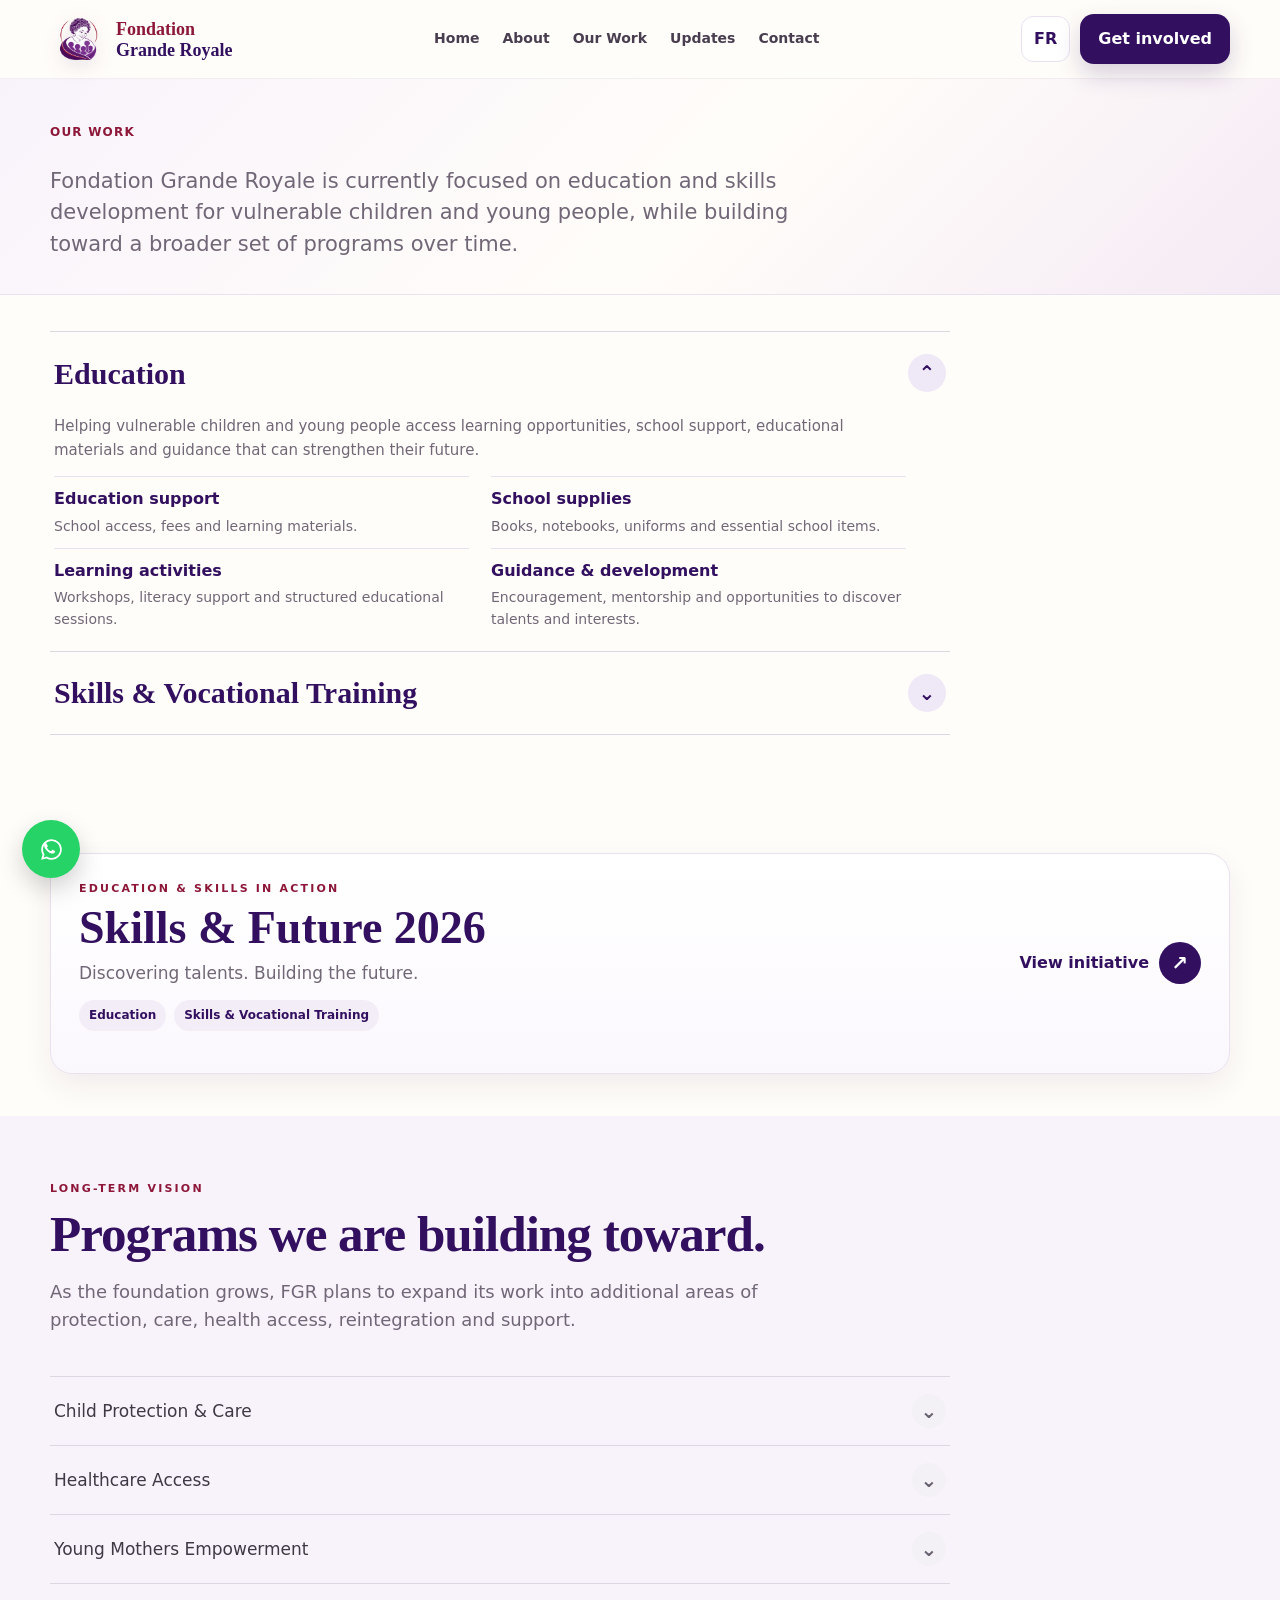
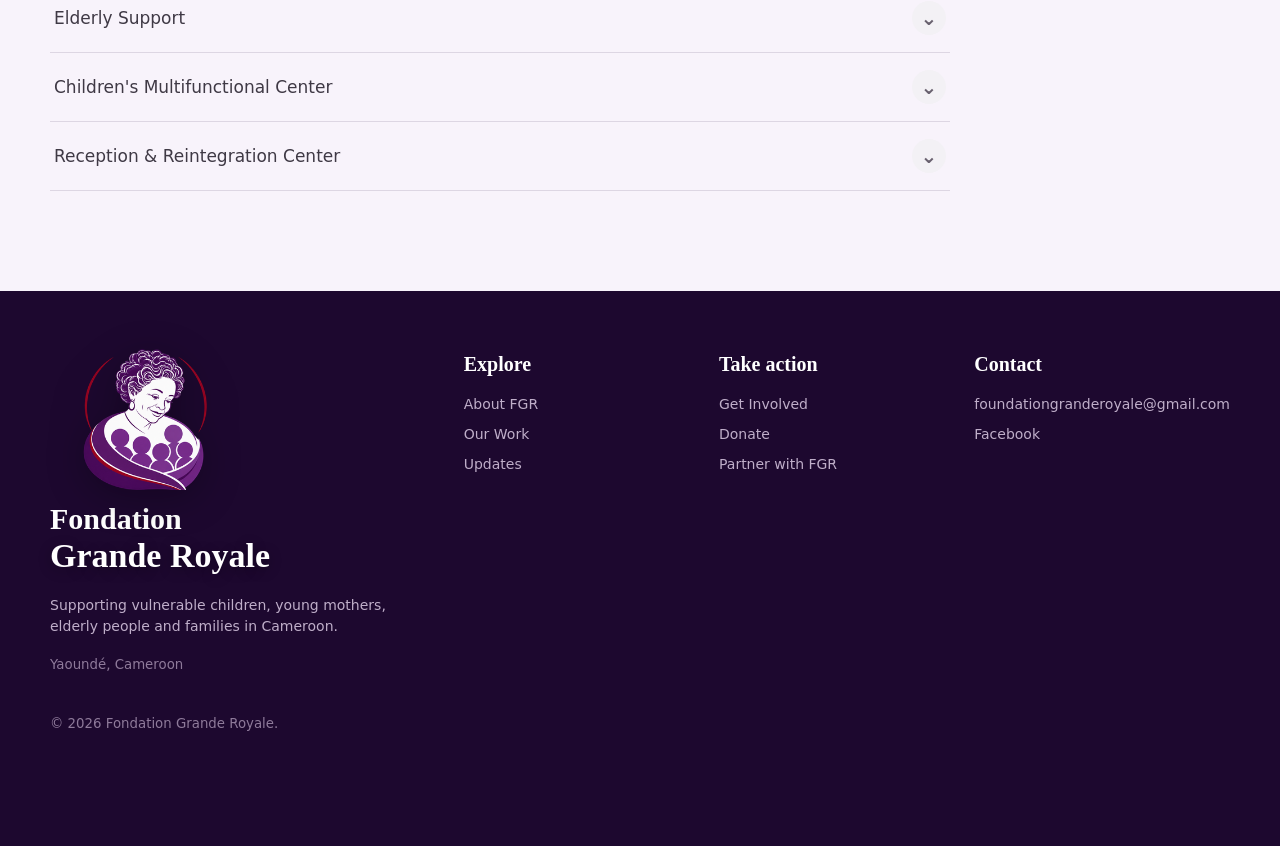
<file: programs.html>
<!DOCTYPE html>
<html data-page="programs.html" lang="en"><head><meta charset="utf-8"/><meta content="width=device-width, initial-scale=1" name="viewport"/><meta content="#32105f" name="theme-color"/><meta content="Explore the program areas of Fondation Grande Royale." name="description"/><title>Our Work | Fondation Grande Royale</title><link href="manifest.webmanifest" rel="manifest"/><link href="icon-192.png" rel="apple-touch-icon"/><link href="styles.css?v=20261022-1" rel="stylesheet"/><link href="favicon-32.png" rel="icon" sizes="32x32" type="image/png"/><link href="favicon-48.png" rel="icon" sizes="48x48" type="image/png"/><link href="https://fondationgranderoyale.org/programs.html" rel="canonical"/><meta content="website" property="og:type"/><meta content="Fondation Grande Royale" property="og:site_name"/><meta content="Our Work | Fondation Grande Royale" property="og:title"/><meta content="Explore the program areas of Fondation Grande Royale." property="og:description"/><meta content="https://fondationgranderoyale.org/programs.html" property="og:url"/><meta content="https://fondationgranderoyale.org/og-image.jpg" property="og:image"/><meta content="summary_large_image" name="twitter:card"/><meta content="Our Work | Fondation Grande Royale" name="twitter:title"/><meta content="Explore the program areas of Fondation Grande Royale." name="twitter:description"/><meta content="https://fondationgranderoyale.org/og-image.jpg" name="twitter:image"/><script type="application/ld+json">{"@context": "https://schema.org", "@type": "NGO", "name": "Fondation Grande Royale", "url": "https://fondationgranderoyale.org", "logo": "https://fondationgranderoyale.org/logo-full.webp", "email": "foundationgranderoyale@gmail.com", "address": {"@type": "PostalAddress", "addressLocality": "Yaoundé", "addressCountry": "CM"}, "areaServed": {"@type": "Country", "name": "Cameroon"}}</script></head><body id="top"><header class="header"><div class="wrap header-inner"><a aria-label="Fondation Grande Royale home" class="brand" href="./index.html"><img alt="" class="brand-logo" decoding="async" height="250" src="logo-mark.webp" width="320"/><div class="brand-copy"><small>Fondation</small><strong>Grande Royale</strong></div></a><nav class="nav"><a href="./index.html">Home</a><a href="about.html">About</a><a href="programs.html">Our Work</a><a href="updates.html">Updates</a><a href="contact.html">Contact</a></nav><div class="header-actions"><button aria-label="Afficher le site en français" aria-pressed="false" class="lang" type="button">FR</button><a class="primary-btn" href="get-involved.html">Get involved</a><button aria-controls="mobile-menu" aria-expanded="false" aria-label="Open menu" class="menu" type="button">☰</button></div><div class="mobile-menu" id="mobile-menu"><a href="./index.html">Home</a><a href="about.html">About</a><a href="programs.html">Our Work</a><a href="updates.html">Updates</a><a href="get-involved.html">Get Involved</a><a href="contact.html">Contact</a></div></div></header>
<main><section class="page-hero work-hero"><div class="wrap"><div class="work-hero-copy"><div class="breadcrumb">Our Work</div><p>Fondation Grande Royale is currently focused on education and skills development for vulnerable children and young people, while building toward a broader set of programs over time.</p></div></div></section>
<section class="section programs-accordion-section"><div class="wrap">
<div class="programs-accordion">
<details class="program-accordion featured-program" open>
<summary><span class="program-order">01</span><span class="program-title">Education</span><span class="program-status">Current focus</span></summary>
<div class="program-panel">
  <p>Helping vulnerable children and young people access learning opportunities, school support, educational materials and guidance that can strengthen their future.</p>
  <div class="program-detail-grid">
    <div><strong>Education support</strong><span>School access, fees and learning materials.</span></div>
    <div><strong>School supplies</strong><span>Books, notebooks, uniforms and essential school items.</span></div>
    <div><strong>Learning activities</strong><span>Workshops, literacy support and structured educational sessions.</span></div>
    <div><strong>Guidance &amp; development</strong><span>Encouragement, mentorship and opportunities to discover talents and interests.</span></div>
  </div>
</div>
</details>

<details class="program-accordion featured-program">
<summary><span class="program-order">02</span><span class="program-title">Skills &amp; Vocational Training</span><span class="program-status">Current focus</span></summary>
<div class="program-panel">
  <p>Practical learning, career exploration and vocational skills designed to help disadvantaged young people identify their strengths and build pathways toward greater independence.</p>
  <div class="program-detail-grid">
    <div><strong>Talent discovery</strong><span>Helping young people identify strengths, interests and abilities.</span></div>
    <div><strong>Career awareness</strong><span>Introducing professions, opportunities and possible pathways.</span></div>
    <div><strong>Practical skills</strong><span>Building useful skills that can support future training and employment.</span></div>
    <div><strong>Future planning</strong><span>Helping young people define next steps and build confidence in their plans.</span></div>
  </div>
</div>
</details>
</div>
</div></section>

<section class="section skills-future-feature">
  <div class="wrap">
    <button class="skills-event-card" type="button" data-open-skills-modal aria-haspopup="dialog" aria-controls="skills-future-modal">
      <div class="skills-event-card-copy">
        <div class="kicker">Education &amp; Skills in Action</div>
        <h2>Skills &amp; Future 2026</h2>
        <p>Discovering talents. Building the future.</p>
        <div class="skills-feature-tags"><span>Education</span><span>Skills &amp; Vocational Training</span></div>
      </div>
      <div class="skills-event-card-action">
        <span>View initiative</span>
        <span class="skills-event-arrow" aria-hidden="true">↗</span>
      </div>
    </button>
  </div>
</section>

<dialog class="skills-modal" id="skills-future-modal" aria-labelledby="skills-modal-title">
  <div class="skills-modal-shell">
    <button class="skills-modal-close" type="button" data-close-skills-modal aria-label="Close Skills &amp; Future 2026">×</button>
    <div class="skills-modal-scroll">
      <div class="skills-modal-copy">
        <div class="kicker">Education &amp; Skills in Action</div>
        <div class="skills-feature-tags"><span>Education</span><span>Skills &amp; Vocational Training</span></div>
        <h2 id="skills-modal-title">Skills &amp; Future 2026</h2>
        <p class="skills-feature-lede">Discovering talents. Building the future.</p>
        <p>From <strong>October 17 to November 21, 2026</strong>, LCE-Cameroon and Fondation Grande Royale (FGR) are supporting children and teenagers living in orphanages as they discover their talents and prepare for their future.</p>
        <div class="skills-stages">
          <div><strong>I Know Myself</strong><span>Identifying talents and interests.</span></div>
          <div><strong>I Discover</strong><span>Exploring careers and possibilities.</span></div>
          <div><strong>I Find My Direction</strong><span>Defining the next steps.</span></div>
          <div><strong>I Build My Project</strong><span>Preparing for the future with confidence.</span></div>
        </div>
        <p>Together, we are giving every child a space to be heard, to discover their potential, and to grow.</p>
        <p><strong>Thank you to everyone helping make this initiative possible.</strong></p>
      </div>

      <div class="skills-gallery-heading">
        <div>
          <div class="kicker">Program moments</div>
          <h3>Skills &amp; Future 2026 in pictures</h3>
        </div>
        <span>14 photos</span>
      </div>
      <div class="skills-event-gallery" aria-label="Skills and Future 2026 photo gallery">
            <figure><img src="assets/event-01.webp" alt="Skills &amp; Future 2026 program moment 1" loading="lazy" decoding="async"></figure>
            <figure><img src="assets/event-02.webp" alt="Skills &amp; Future 2026 program moment 2" loading="lazy" decoding="async"></figure>
            <figure><img src="assets/event-03.webp" alt="Skills &amp; Future 2026 program moment 3" loading="lazy" decoding="async"></figure>
            <figure><img src="assets/event-04.webp" alt="Skills &amp; Future 2026 program moment 4" loading="lazy" decoding="async"></figure>
            <figure><img src="assets/event-05.webp" alt="Skills &amp; Future 2026 program moment 5" loading="lazy" decoding="async"></figure>
            <figure><img src="assets/event-06.webp" alt="Skills &amp; Future 2026 program moment 6" loading="lazy" decoding="async"></figure>
            <figure><img src="assets/event-07.webp" alt="Skills &amp; Future 2026 program moment 7" loading="lazy" decoding="async"></figure>
            <figure><img src="assets/event-08.webp" alt="Skills &amp; Future 2026 program moment 8" loading="lazy" decoding="async"></figure>
            <figure><img src="assets/event-09.webp" alt="Skills &amp; Future 2026 program moment 9" loading="lazy" decoding="async"></figure>
            <figure><img src="assets/event-10.webp" alt="Skills &amp; Future 2026 program moment 10" loading="lazy" decoding="async"></figure>
            <figure><img src="assets/event-11.webp" alt="Skills &amp; Future 2026 program moment 11" loading="lazy" decoding="async"></figure>
            <figure><img src="assets/event-12.webp" alt="Skills &amp; Future 2026 program moment 12" loading="lazy" decoding="async"></figure>
            <figure><img src="assets/event-13.webp" alt="Skills &amp; Future 2026 program moment 13" loading="lazy" decoding="async"></figure>
            <figure><img src="assets/event-14.webp" alt="Skills &amp; Future 2026 program moment 14" loading="lazy" decoding="async"></figure>
      </div>
    </div>
  </div>
</dialog>

<section class="section soft long-term-programs"><div class="wrap">
<div class="section-title">
  <div class="kicker">Long-term vision</div>
  <h2>Programs we are building toward.</h2>
  <p>As the foundation grows, FGR plans to expand its work into additional areas of protection, care, health access, reintegration and support.</p>
</div>

<div class="programs-accordion long-term-accordion">
<details class="program-accordion">
<summary><span class="program-title">Child Protection &amp; Care</span></summary>
<div class="program-panel"><p>Support for orphans, disadvantaged, abandoned and street-connected children, with a focus on safety, dignity and stability.</p></div>
</details>

<details class="program-accordion">
<summary><span class="program-title">Healthcare Access</span></summary>
<div class="program-panel"><p>Improving access to basic care and health support for vulnerable children, young mothers and elderly people.</p></div>
</details>

<details class="program-accordion">
<summary><span class="program-title">Young Mothers Empowerment</span></summary>
<div class="program-panel"><p>Support, skills, reintegration and pathways toward greater confidence and economic autonomy.</p></div>
</details>

<details class="program-accordion">
<summary><span class="program-title">Elderly Support</span></summary>
<div class="program-panel"><p>Dignity, social connection, health access and participation in community life for older adults.</p></div>
</details>

<details class="program-accordion">
<summary><span class="program-title">Children's Multifunctional Center</span></summary>
<div class="program-panel"><p>A proposed facility intended to support the development of disadvantaged and orphaned children.</p></div>
</details>

<details class="program-accordion">
<summary><span class="program-title">Reception &amp; Reintegration Center</span></summary>
<div class="program-panel"><p>A proposed center for abandoned young mothers and street-connected children, focused on social reintegration.</p></div>
</details>
</div>
</div></section></main><footer class="footer"><div class="wrap footer-grid"><div><div class="footer-brand-lockup"><img alt="" class="footer-mark" decoding="async" height="250" loading="lazy" src="logo-mark.webp" width="320"/><div class="footer-brand-text"><span>Fondation</span><strong>Grande Royale</strong></div></div><p>Supporting vulnerable children, young mothers, elderly people and families in Cameroon.</p><small>Yaoundé, Cameroon</small></div><div><h4>Explore</h4><a href="about.html">About FGR</a><a href="programs.html">Our Work</a><a href="updates.html">Updates</a></div><div><h4>Take action</h4><a href="get-involved.html">Get Involved</a><a href="get-involved.html#donate">Donate</a><a href="contact.html">Partner with FGR</a></div><div><h4>Contact</h4><a href="mailto:foundationgranderoyale@gmail.com">foundationgranderoyale@gmail.com</a><a href="https://www.facebook.com/profile.php?id=61578433423428" target="_blank" rel="noopener">Facebook</a></div></div><div class="wrap" style="margin-top:34px"><small>© <span id="year"></span> Fondation Grande Royale.</small></div></footer><nav class="mobile-nav"><a href="./index.html"><b>⌂</b>Home</a><a href="programs.html"><b>✦</b>Work</a><a href="about.html"><b>♡</b>Story</a><a href="get-involved.html"><b>↗</b>Help</a></nav><script src="script.js?v=20261022-1"></script><a class="whatsapp-float" href="https://wa.me/18156301168" target="_blank" rel="noopener" aria-label="Chat with Fondation Grande Royale on WhatsApp"><svg aria-hidden="true" viewBox="0 0 32 32" role="img"><path d="M19.11 17.21c-.28-.14-1.64-.81-1.89-.9-.25-.09-.44-.14-.62.14-.18.28-.72.9-.88 1.08-.16.19-.32.21-.6.07-.28-.14-1.17-.43-2.23-1.37-.82-.73-1.38-1.64-1.54-1.91-.16-.28-.02-.43.12-.57.13-.13.28-.32.42-.48.14-.16.18-.28.28-.46.09-.18.05-.35-.02-.49-.07-.14-.62-1.5-.85-2.05-.22-.54-.45-.47-.62-.48h-.53c-.18 0-.49.07-.74.35-.25.28-.97.95-.97 2.31 0 1.36.99 2.68 1.13 2.87.14.18 1.95 2.98 4.72 4.18.66.28 1.18.45 1.58.58.66.21 1.26.18 1.74.11.53-.08 1.64-.67 1.87-1.31.23-.65.23-1.21.16-1.33-.07-.12-.25-.19-.53-.33zM16.03 5.33c-5.86 0-10.62 4.76-10.62 10.62 0 1.87.49 3.7 1.42 5.31L5.32 26.7l5.57-1.46a10.59 10.59 0 0 0 5.13 1.31h.01c5.86 0 10.62-4.76 10.62-10.62 0-2.84-1.11-5.51-3.12-7.52a10.55 10.55 0 0 0-7.5-3.08zm0 19.43h-.01a8.77 8.77 0 0 1-4.47-1.22l-.32-.19-3.3.86.88-3.22-.21-.33a8.8 8.8 0 0 1-1.35-4.71c0-4.85 3.95-8.8 8.81-8.8 2.35 0 4.56.92 6.22 2.58a8.74 8.74 0 0 1 2.58 6.23c-.01 4.85-3.96 8.8-8.83 8.8z"/></svg></a></body></html>
</file>
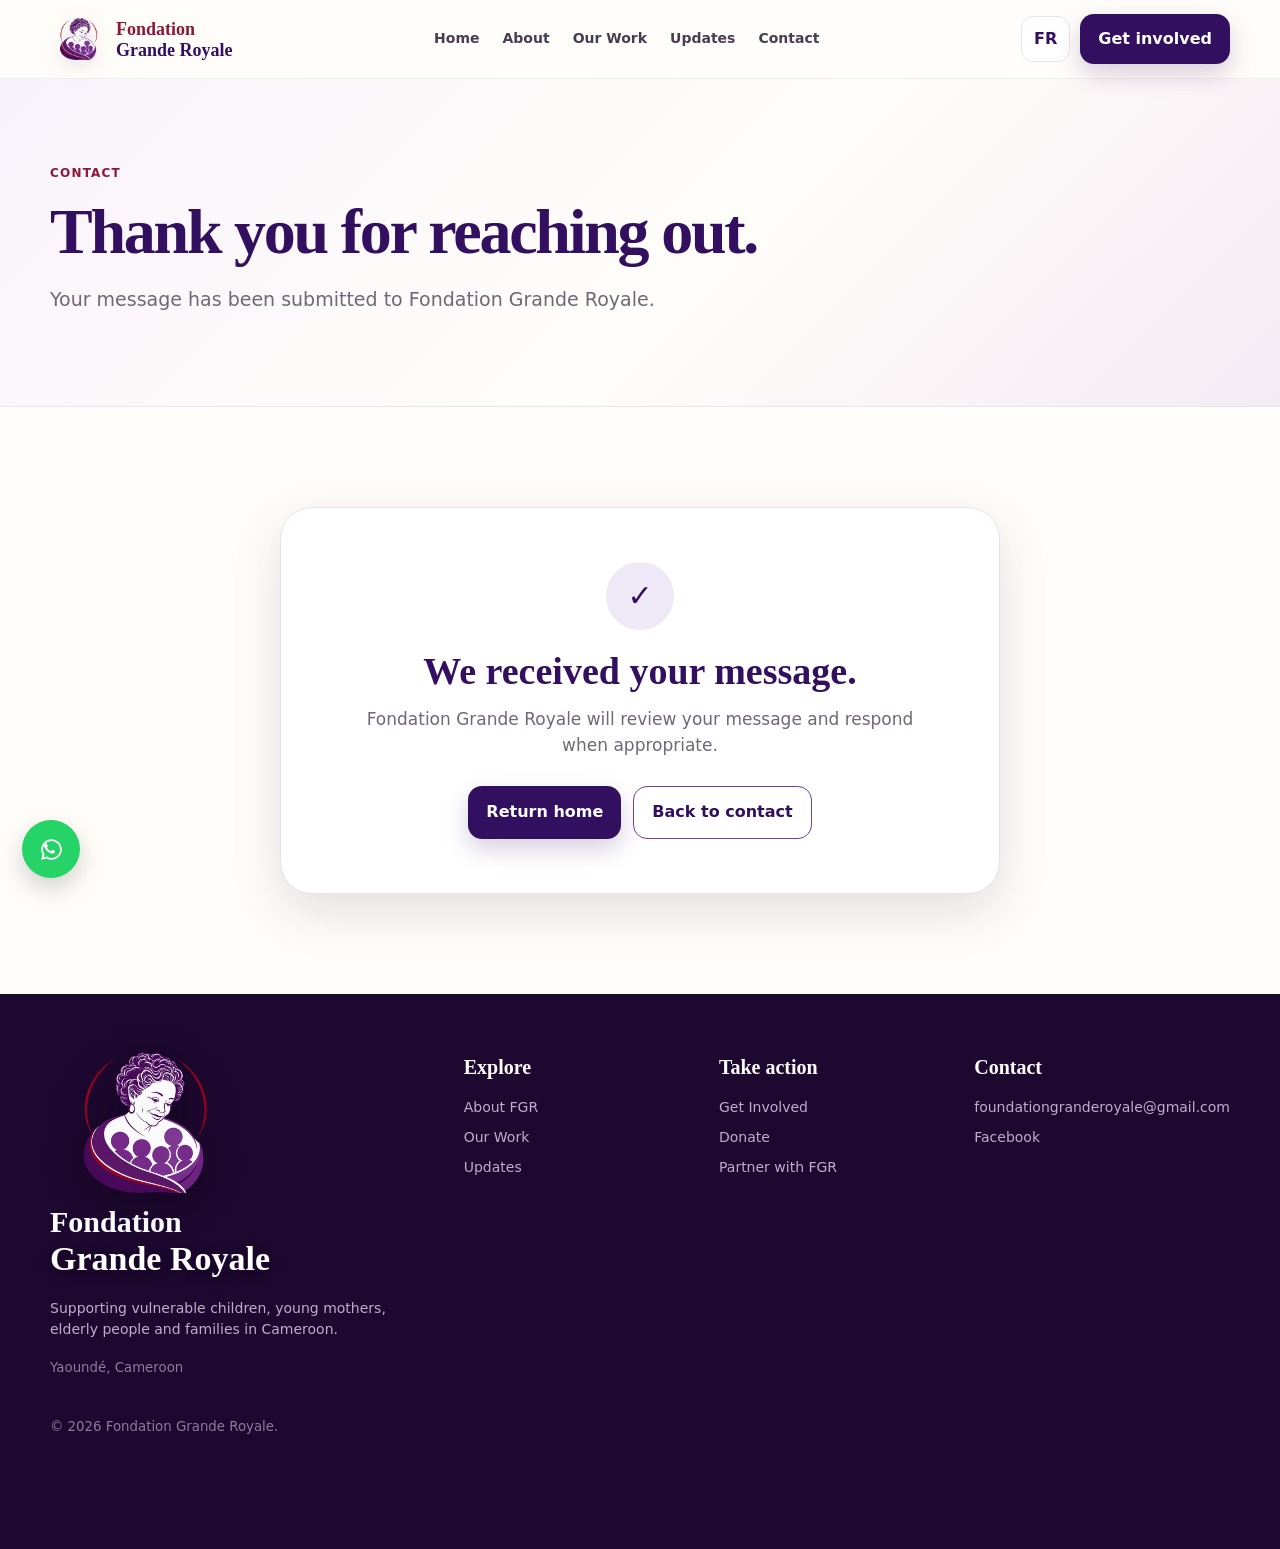
<file: thank-you.html>
<!DOCTYPE html>
<html data-page="thank-you.html" lang="en">
<head>
<meta charset="utf-8"/>
<meta content="width=device-width, initial-scale=1" name="viewport"/>
<meta content="#32105f" name="theme-color"/>
<meta content="Thank you for contacting Fondation Grande Royale." name="description"/>
<meta content="noindex,nofollow" name="robots"/>
<title>Thank You | Fondation Grande Royale</title>
<link href="manifest.webmanifest" rel="manifest"/>
<link href="icon-192.png" rel="apple-touch-icon"/>
<link href="styles.css?v=20261021-3" rel="stylesheet"/>
<link href="favicon-32.png" rel="icon" sizes="32x32" type="image/png"/>
<link href="favicon-48.png" rel="icon" sizes="48x48" type="image/png"/>
</head>
<body id="top">
<header class="header"><div class="wrap header-inner"><a aria-label="Fondation Grande Royale home" class="brand" href="./index.html"><img alt="" class="brand-logo" decoding="async" height="250" src="logo-mark.webp" width="320"/><div class="brand-copy"><small>Fondation</small><strong>Grande Royale</strong></div></a><nav class="nav"><a href="./index.html">Home</a><a href="about.html">About</a><a href="programs.html">Our Work</a><a href="updates.html">Updates</a><a href="contact.html">Contact</a></nav><div class="header-actions"><button aria-label="Afficher le site en français" aria-pressed="false" class="lang" type="button">FR</button><a class="primary-btn" href="get-involved.html">Get involved</a><button aria-controls="mobile-menu" aria-expanded="false" aria-label="Open menu" class="menu" type="button">☰</button></div><div class="mobile-menu" id="mobile-menu"><a href="./index.html">Home</a><a href="about.html">About</a><a href="programs.html">Our Work</a><a href="updates.html">Updates</a><a href="get-involved.html">Get Involved</a><a href="contact.html">Contact</a></div></div></header>
<main>
<section class="page-hero"><div class="wrap"><div class="breadcrumb">Contact</div><h1>Thank you for reaching out.</h1><p>Your message has been submitted to Fondation Grande Royale.</p></div></section>
<section class="section"><div class="wrap"><div class="thank-you-card"><div class="thank-you-icon">✓</div><h2>We received your message.</h2><p>Fondation Grande Royale will review your message and respond when appropriate.</p><div class="thank-you-actions"><a class="primary-btn" href="index.html">Return home</a><a class="outline-btn" href="contact.html">Back to contact</a></div></div></div></section>
</main>
<footer class="footer"><div class="wrap footer-grid"><div><div class="footer-brand-lockup"><img alt="" class="footer-mark" decoding="async" height="250" loading="lazy" src="logo-mark.webp" width="320"/><div class="footer-brand-text"><span>Fondation</span><strong>Grande Royale</strong></div></div><p>Supporting vulnerable children, young mothers, elderly people and families in Cameroon.</p><small>Yaoundé, Cameroon</small></div><div><h4>Explore</h4><a href="about.html">About FGR</a><a href="programs.html">Our Work</a><a href="updates.html">Updates</a></div><div><h4>Take action</h4><a href="get-involved.html">Get Involved</a><a href="get-involved.html#donate">Donate</a><a href="contact.html">Partner with FGR</a></div><div><h4>Contact</h4><a href="mailto:foundationgranderoyale@gmail.com">foundationgranderoyale@gmail.com</a><a href="https://www.facebook.com/profile.php?id=61578433423428" target="_blank" rel="noopener">Facebook</a></div></div><div class="wrap" style="margin-top:34px"><small>© <span id="year"></span> Fondation Grande Royale.</small></div></footer>
<nav class="mobile-nav"><a href="./index.html"><b>⌂</b>Home</a><a href="programs.html"><b>✦</b>Work</a><a href="about.html"><b>♡</b>Story</a><a href="get-involved.html"><b>↗</b>Help</a></nav>
<script src="script.js?v=20260924-3"></script>
<a class="whatsapp-float" href="https://wa.me/18156301168" target="_blank" rel="noopener" aria-label="Chat with Fondation Grande Royale on WhatsApp"><svg aria-hidden="true" viewBox="0 0 32 32" role="img"><path d="M19.11 17.21c-.28-.14-1.64-.81-1.89-.9-.25-.09-.44-.14-.62.14-.18.28-.72.9-.88 1.08-.16.19-.32.21-.6.07-.28-.14-1.17-.43-2.23-1.37-.82-.73-1.38-1.64-1.54-1.91-.16-.28-.02-.43.12-.57.13-.13.28-.32.42-.48.14-.16.18-.28.28-.46.09-.18.05-.35-.02-.49-.07-.14-.62-1.5-.85-2.05-.22-.54-.45-.47-.62-.48h-.53c-.18 0-.49.07-.74.35-.25.28-.97.95-.97 2.31 0 1.36.99 2.68 1.13 2.87.14.18 1.95 2.98 4.72 4.18.66.28 1.18.45 1.58.58.66.21 1.26.18 1.74.11.53-.08 1.64-.67 1.87-1.31.23-.65.23-1.21.16-1.33-.07-.12-.25-.19-.53-.33zM16.03 5.33c-5.86 0-10.62 4.76-10.62 10.62 0 1.87.49 3.7 1.42 5.31L5.32 26.7l5.57-1.46a10.59 10.59 0 0 0 5.13 1.31h.01c5.86 0 10.62-4.76 10.62-10.62 0-2.84-1.11-5.51-3.12-7.52a10.55 10.55 0 0 0-7.5-3.08zm0 19.43h-.01a8.77 8.77 0 0 1-4.47-1.22l-.32-.19-3.3.86.88-3.22-.21-.33a8.8 8.8 0 0 1-1.35-4.71c0-4.85 3.95-8.8 8.81-8.8 2.35 0 4.56.92 6.22 2.58a8.74 8.74 0 0 1 2.58 6.23c-.01 4.85-3.96 8.8-8.83 8.8z"/></svg></a></body></html>
</file>
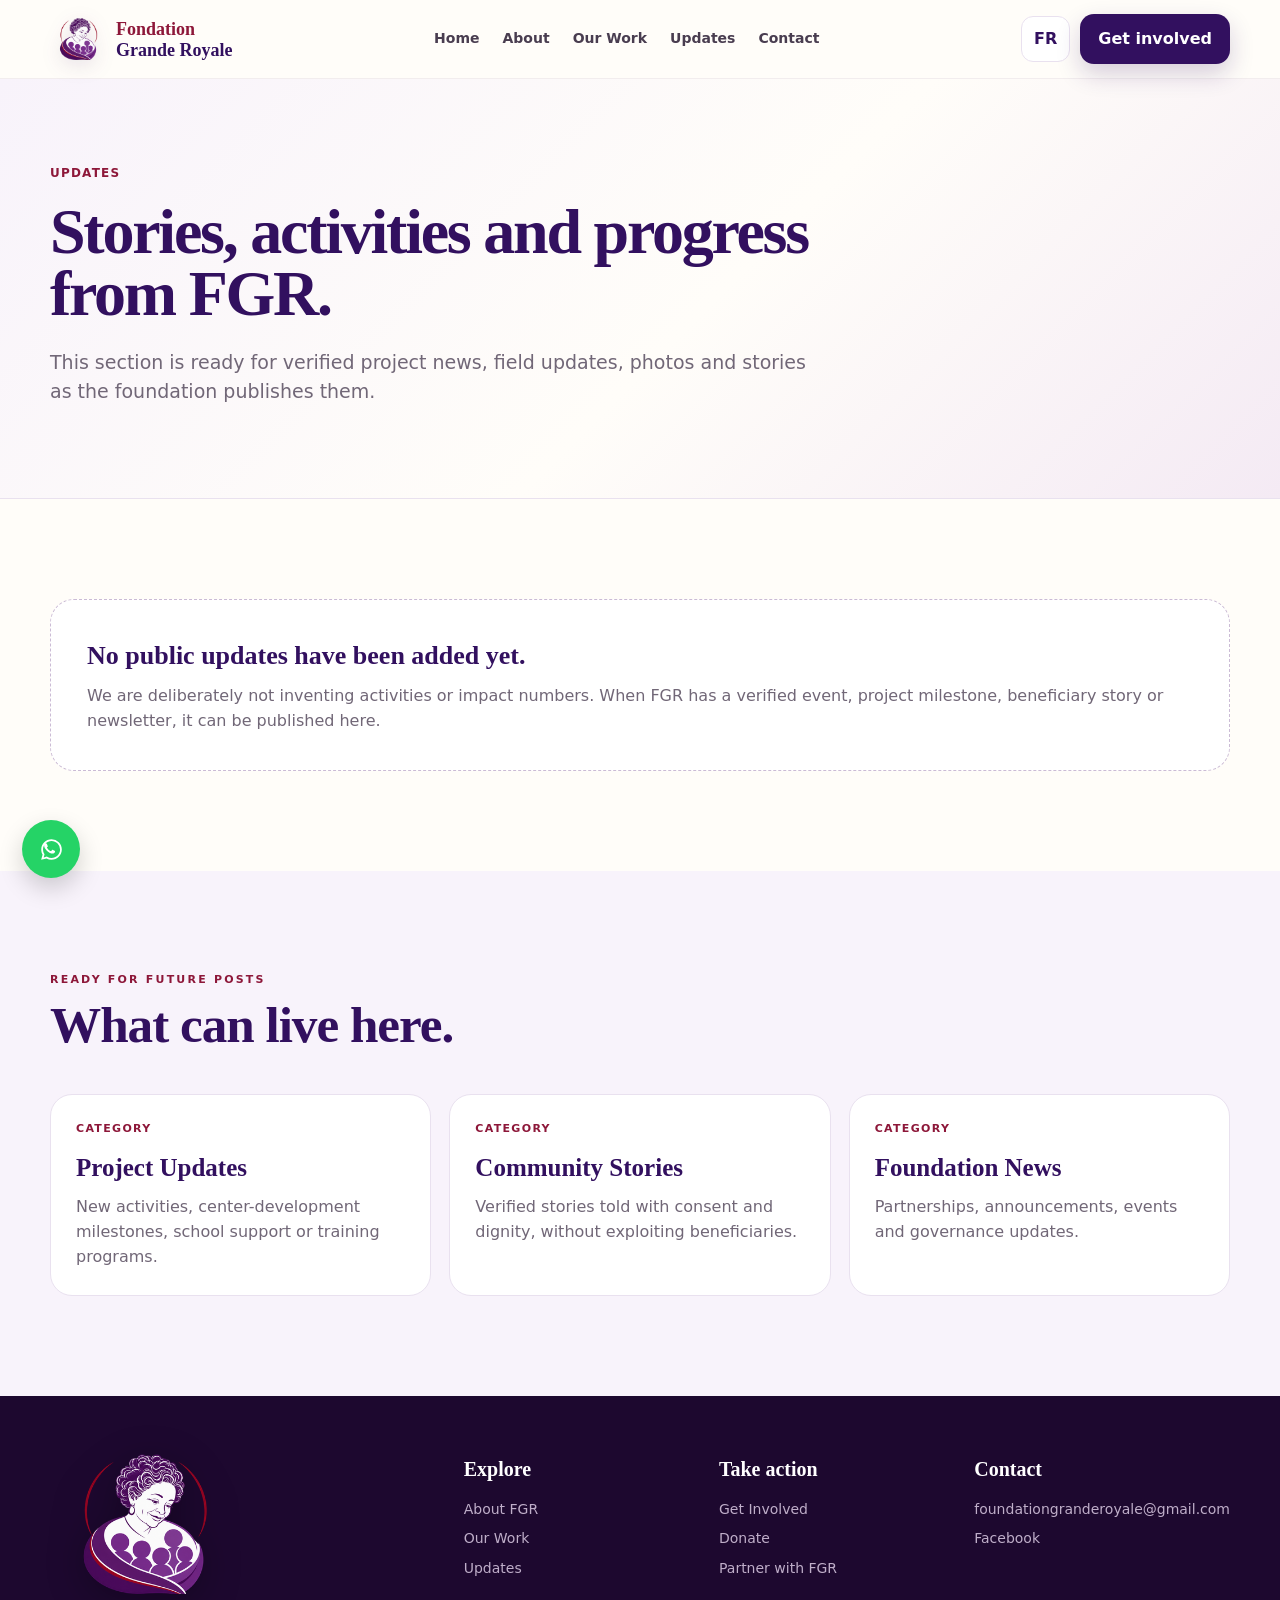
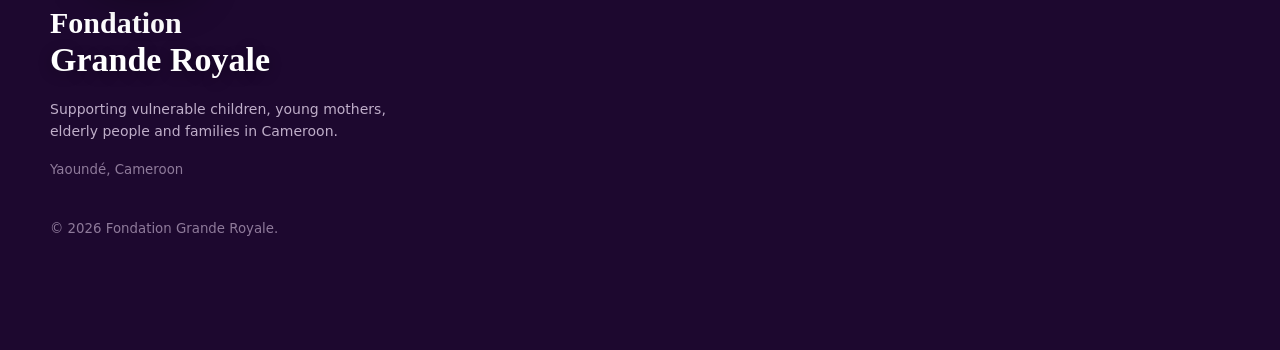
<file: updates.html>
<!DOCTYPE html>
<html data-page="updates.html" lang="en"><head><meta charset="utf-8"/><meta content="width=device-width, initial-scale=1" name="viewport"/><meta content="#32105f" name="theme-color"/><meta content="News and updates from Fondation Grande Royale." name="description"/><title>Updates | Fondation Grande Royale</title><link href="manifest.webmanifest" rel="manifest"/><link href="icon-192.png" rel="apple-touch-icon"/><link href="styles.css?v=20261021-3" rel="stylesheet"/><link href="favicon-32.png" rel="icon" sizes="32x32" type="image/png"/><link href="favicon-48.png" rel="icon" sizes="48x48" type="image/png"/><link href="https://fondationgranderoyale.org/updates.html" rel="canonical"/><meta content="website" property="og:type"/><meta content="Fondation Grande Royale" property="og:site_name"/><meta content="Updates | Fondation Grande Royale" property="og:title"/><meta content="Verified updates, activities and progress from Fondation Grande Royale." property="og:description"/><meta content="https://fondationgranderoyale.org/updates.html" property="og:url"/><meta content="https://fondationgranderoyale.org/og-image.jpg" property="og:image"/><meta content="summary_large_image" name="twitter:card"/><meta content="Updates | Fondation Grande Royale" name="twitter:title"/><meta content="Verified updates, activities and progress from Fondation Grande Royale." name="twitter:description"/><meta content="https://fondationgranderoyale.org/og-image.jpg" name="twitter:image"/><script type="application/ld+json">{"@context": "https://schema.org", "@type": "NGO", "name": "Fondation Grande Royale", "url": "https://fondationgranderoyale.org", "logo": "https://fondationgranderoyale.org/logo-full.webp", "email": "foundationgranderoyale@gmail.com", "address": {"@type": "PostalAddress", "addressLocality": "Yaoundé", "addressCountry": "CM"}, "areaServed": {"@type": "Country", "name": "Cameroon"}}</script></head><body id="top"><header class="header"><div class="wrap header-inner"><a aria-label="Fondation Grande Royale home" class="brand" href="./index.html"><img alt="" class="brand-logo" decoding="async" height="250" src="logo-mark.webp" width="320"/><div class="brand-copy"><small>Fondation</small><strong>Grande Royale</strong></div></a><nav class="nav"><a href="./index.html">Home</a><a href="about.html">About</a><a href="programs.html">Our Work</a><a href="updates.html">Updates</a><a href="contact.html">Contact</a></nav><div class="header-actions"><button aria-label="Afficher le site en français" aria-pressed="false" class="lang" type="button">FR</button><a class="primary-btn" href="get-involved.html">Get involved</a><button aria-controls="mobile-menu" aria-expanded="false" aria-label="Open menu" class="menu" type="button">☰</button></div><div class="mobile-menu" id="mobile-menu"><a href="./index.html">Home</a><a href="about.html">About</a><a href="programs.html">Our Work</a><a href="updates.html">Updates</a><a href="get-involved.html">Get Involved</a><a href="contact.html">Contact</a></div></div></header>
<main><section class="page-hero"><div class="wrap"><div class="breadcrumb">Updates</div><h1>Stories, activities and progress from FGR.</h1><p>This section is ready for verified project news, field updates, photos and stories as the foundation publishes them.</p></div></section><section class="section"><div class="wrap"><div class="empty-state"><strong style="display:block;color:#32105f;font-family:Georgia,serif;font-size:26px;margin-bottom:8px">No public updates have been added yet.</strong><p style="margin:0">We are deliberately not inventing activities or impact numbers. When FGR has a verified event, project milestone, beneficiary story or newsletter, it can be published here.</p></div></div></section><section class="section soft"><div class="wrap"><div class="section-title"><div class="kicker">Ready for future posts</div><h2>What can live here.</h2></div><div class="grid-3"><article class="update-card"><time>Category</time><h3>Project Updates</h3><p>New activities, center-development milestones, school support or training programs.</p></article><article class="update-card"><time>Category</time><h3>Community Stories</h3><p>Verified stories told with consent and dignity, without exploiting beneficiaries.</p></article><article class="update-card"><time>Category</time><h3>Foundation News</h3><p>Partnerships, announcements, events and governance updates.</p></article></div></div></section></main><footer class="footer"><div class="wrap footer-grid"><div><div class="footer-brand-lockup"><img alt="" class="footer-mark" decoding="async" height="250" loading="lazy" src="logo-mark.webp" width="320"/><div class="footer-brand-text"><span>Fondation</span><strong>Grande Royale</strong></div></div><p>Supporting vulnerable children, young mothers, elderly people and families in Cameroon.</p><small>Yaoundé, Cameroon</small></div><div><h4>Explore</h4><a href="about.html">About FGR</a><a href="programs.html">Our Work</a><a href="updates.html">Updates</a></div><div><h4>Take action</h4><a href="get-involved.html">Get Involved</a><a href="get-involved.html#donate">Donate</a><a href="contact.html">Partner with FGR</a></div><div><h4>Contact</h4><a href="mailto:foundationgranderoyale@gmail.com">foundationgranderoyale@gmail.com</a><a href="https://www.facebook.com/profile.php?id=61578433423428" target="_blank" rel="noopener">Facebook</a></div></div><div class="wrap" style="margin-top:34px"><small>© <span id="year"></span> Fondation Grande Royale.</small></div></footer><nav class="mobile-nav"><a href="./index.html"><b>⌂</b>Home</a><a href="programs.html"><b>✦</b>Work</a><a href="about.html"><b>♡</b>Story</a><a href="get-involved.html"><b>↗</b>Help</a></nav><script src="script.js?v=20260924-2"></script><a class="whatsapp-float" href="https://wa.me/18156301168" target="_blank" rel="noopener" aria-label="Chat with Fondation Grande Royale on WhatsApp"><svg aria-hidden="true" viewBox="0 0 32 32" role="img"><path d="M19.11 17.21c-.28-.14-1.64-.81-1.89-.9-.25-.09-.44-.14-.62.14-.18.28-.72.9-.88 1.08-.16.19-.32.21-.6.07-.28-.14-1.17-.43-2.23-1.37-.82-.73-1.38-1.64-1.54-1.91-.16-.28-.02-.43.12-.57.13-.13.28-.32.42-.48.14-.16.18-.28.28-.46.09-.18.05-.35-.02-.49-.07-.14-.62-1.5-.85-2.05-.22-.54-.45-.47-.62-.48h-.53c-.18 0-.49.07-.74.35-.25.28-.97.95-.97 2.31 0 1.36.99 2.68 1.13 2.87.14.18 1.95 2.98 4.72 4.18.66.28 1.18.45 1.58.58.66.21 1.26.18 1.74.11.53-.08 1.64-.67 1.87-1.31.23-.65.23-1.21.16-1.33-.07-.12-.25-.19-.53-.33zM16.03 5.33c-5.86 0-10.62 4.76-10.62 10.62 0 1.87.49 3.7 1.42 5.31L5.32 26.7l5.57-1.46a10.59 10.59 0 0 0 5.13 1.31h.01c5.86 0 10.62-4.76 10.62-10.62 0-2.84-1.11-5.51-3.12-7.52a10.55 10.55 0 0 0-7.5-3.08zm0 19.43h-.01a8.77 8.77 0 0 1-4.47-1.22l-.32-.19-3.3.86.88-3.22-.21-.33a8.8 8.8 0 0 1-1.35-4.71c0-4.85 3.95-8.8 8.81-8.8 2.35 0 4.56.92 6.22 2.58a8.74 8.74 0 0 1 2.58 6.23c-.01 4.85-3.96 8.8-8.83 8.8z"/></svg></a></body></html>
</file>
<file: styles.css>
:root{
  --purple-950:#210638;--purple-900:#32105f;--purple-800:#4b1d78;--purple-700:#6b3fa0;
  --purple-100:#efe8f7;--purple-50:#f8f3fb;--gold:#c89a43;--gold-soft:#ead7a9;
  --burg:#8d1739;--burg-dark:#6f102c;--ink:#261d2c;--muted:#716777;--paper:#fffdf9;
  --white:#fff;--border:#e9e1ef;--shadow:0 18px 50px rgba(39,15,61,.13);--r-xl:32px;
  --r-lg:24px;--r-md:18px;--max:1180px;
}
*{box-sizing:border-box}html{scroll-behavior:smooth}body{margin:0;background:var(--paper);color:var(--ink);font-family:Inter,ui-sans-serif,system-ui,-apple-system,BlinkMacSystemFont,"Segoe UI",sans-serif;line-height:1.55}
a{text-decoration:none;color:inherit}img{display:block;max-width:100%}button,input,textarea,select{font:inherit}.wrap{width:min(calc(100% - 36px),var(--max));margin:auto}
.header{position:sticky;top:0;z-index:40;background:rgba(255,253,249,.95);backdrop-filter:blur(16px);border-bottom:1px solid rgba(89,54,107,.08)}
.header-inner{min-height:78px;display:flex;align-items:center;justify-content:space-between;gap:20px}.brand{display:flex;align-items:center;gap:12px;min-width:0}.brand-badge{width:46px;height:46px;border-radius:14px;display:grid;place-items:center;background:linear-gradient(145deg,var(--purple-900),var(--purple-700));color:white;font-family:Georgia,serif;font-weight:700;font-size:12px;letter-spacing:.05em;box-shadow:0 8px 18px rgba(64,22,94,.2)}
.brand-copy{line-height:1}.brand-copy small{display:block;font-family:Georgia,serif;font-size:18px;line-height:1;letter-spacing:0;color:var(--burg);font-weight:700}.brand-copy strong{display:block;margin-top:3px;font-family:Georgia,serif;font-size:18px;line-height:1;color:var(--purple-900);font-weight:700;white-space:nowrap}.nav{display:flex;align-items:center;gap:23px;font-size:14px;font-weight:750;color:#493d50}.nav a:hover,.nav a.active{color:var(--purple-700)}.header-actions{display:flex;gap:10px;align-items:center}.lang{border:1px solid var(--border);background:white;border-radius:12px;padding:10px 12px;color:var(--purple-900);font-weight:800;cursor:pointer}.primary-btn,.gold-btn,.ghost-btn,.outline-btn{display:inline-flex;align-items:center;justify-content:center;gap:8px;padding:13px 18px;border-radius:14px;font-weight:850;transition:.2s}.primary-btn{background:var(--purple-900);color:white;box-shadow:0 10px 24px rgba(50,16,95,.2)}.primary-btn:hover,.gold-btn:hover{transform:translateY(-2px)}.menu{display:none;border:0;background:white;border-radius:12px;padding:10px 12px;box-shadow:0 8px 20px rgba(41,20,51,.08);font-size:20px;cursor:pointer}
.mobile-menu{display:none;position:absolute;top:70px;left:14px;right:14px;background:white;border:1px solid var(--border);border-radius:20px;padding:16px;box-shadow:var(--shadow)}.mobile-menu.open{display:grid;gap:6px}.mobile-menu a{padding:12px;border-radius:12px;font-weight:750}.mobile-menu a:hover{background:var(--purple-50)}
.hero{padding:18px 0 0}.hero-card{position:relative;height:calc(100svh - 165px);min-height:500px;max-height:620px;border-radius:36px;overflow:hidden;background:var(--purple-950);box-shadow:var(--shadow)}.hero-photo{position:absolute;inset:0;background:url('hero-family.webp') center/cover}.hero-overlay{position:absolute;inset:0;background:linear-gradient(90deg,rgba(30,7,51,.94) 0%,rgba(45,12,73,.82) 40%,rgba(45,12,73,.22) 72%,rgba(45,12,73,.08) 100%)}.hero-content{position:relative;z-index:2;height:100%;min-height:0;padding:36px 60px;display:flex;flex-direction:column;justify-content:center;max-width:720px;color:white}.eyebrow,.kicker{font-size:11px;letter-spacing:.2em;text-transform:uppercase;font-weight:900}.eyebrow.gold{color:var(--gold-soft)}.kicker{color:var(--burg)}.hero h1,.page-hero h1{font-family:Georgia,serif;line-height:.98;letter-spacing:-.035em;font-weight:600}.hero h1{font-size:clamp(44px,4.3vw,64px);margin:12px 0 16px}.page-hero h1{font-size:clamp(46px,5vw,72px);margin:18px 0 22px}.hero p{font-size:16.5px;color:#f4ecf7;max-width:620px;margin:0 0 20px}.hero-cta{display:flex;gap:12px;flex-wrap:wrap}.gold-btn{background:var(--gold);color:#2d1637}.ghost-btn{border:1px solid rgba(255,255,255,.45);color:white;background:rgba(255,255,255,.08)}.outline-btn{border:1px solid var(--purple-700);color:var(--purple-900);background:white}.hero-note{position:absolute;z-index:3;right:24px;bottom:22px;background:rgba(255,255,255,.95);border-radius:20px;padding:17px 18px;display:flex;gap:12px;align-items:center;box-shadow:0 12px 30px rgba(0,0,0,.18);max-width:345px}.hero-note i{width:42px;height:42px;border-radius:14px;background:var(--purple-100);display:grid;place-items:center;color:var(--burg);font-style:normal;font-size:20px}.hero-note small{display:block;color:var(--burg);font-size:10px;letter-spacing:.14em;font-weight:900;text-transform:uppercase}.hero-note strong{display:block;font-family:Georgia,serif;color:var(--purple-900);font-size:18px;line-height:1.1;margin-top:3px}
.quick{margin-top:18px;display:grid;grid-template-columns:repeat(4,1fr);gap:14px}.quick a{background:white;border:1px solid var(--border);border-radius:18px;padding:18px;display:flex;align-items:center;gap:12px;box-shadow:0 8px 22px rgba(49,19,66,.05)}.quick span{width:40px;height:40px;border-radius:13px;background:var(--purple-100);display:grid;place-items:center;color:var(--purple-900);font-weight:900}.quick strong{font-size:14px;color:var(--purple-900)}
.section{padding:100px 0}.section.soft{background:var(--purple-50)}.section-title{max-width:780px;margin-bottom:42px}.section-title h2,.page-hero h1{color:var(--purple-900)}.section-title h2{font-family:Georgia,serif;font-size:clamp(38px,4vw,60px);line-height:1.05;margin:10px 0 18px;font-weight:600;letter-spacing:-.02em}.section-title p{color:var(--muted);font-size:18px;margin:0}.page-hero{padding:85px 0 72px;background:linear-gradient(135deg,#f8f3fb 0%,#fffdf9 55%,#f4eaf4 100%);border-bottom:1px solid var(--border)}.page-hero h1{font-size:clamp(46px,5vw,72px);max-width:850px}.page-hero p{font-size:19px;color:var(--muted);max-width:760px}.breadcrumb{font-size:12px;font-weight:800;color:var(--burg);letter-spacing:.1em;text-transform:uppercase}
.mission-grid{display:grid;grid-template-columns:.85fr 1.15fr;gap:30px}.mission-story{background:linear-gradient(145deg,var(--purple-900),var(--purple-800));border-radius:var(--r-xl);padding:38px;color:white;min-height:420px;display:flex;flex-direction:column;justify-content:space-between;box-shadow:var(--shadow)}.mission-story h3{font-family:Georgia,serif;font-size:40px;line-height:1.07;margin:10px 0 18px;font-weight:600}.mission-story p{color:#eadff0;margin:0}.mission-quote{font-family:Georgia,serif;font-style:italic;color:var(--gold-soft);font-size:21px;border-left:2px solid var(--burg);padding-left:18px;margin-top:34px}.serve-grid{display:grid;grid-template-columns:1fr 1fr;gap:14px}.serve-card,.info-card,.update-card,.program-card{background:white;border:1px solid var(--border);border-radius:22px;padding:25px}.serve-card .icon,.program-card .icon{width:44px;height:44px;border-radius:14px;background:var(--purple-100);display:grid;place-items:center;margin-bottom:20px;font-size:20px}.serve-card h4,.program-card h3,.info-card h3,.update-card h3{font-family:Georgia,serif;color:var(--purple-900);margin:0 0 8px}.serve-card h4{font-size:22px}.serve-card p,.program-card p,.info-card p,.update-card p{margin:0;color:var(--muted)}
.feature-row{display:grid;grid-template-columns:1.08fr .92fr;gap:22px;margin-top:24px}.feature-row.reverse{grid-template-columns:.92fr 1.08fr}.feature-img{border-radius:var(--r-xl);overflow:hidden;min-height:470px;background-size:cover;background-position:center;box-shadow:var(--shadow)}.feature-copy{border-radius:var(--r-xl);padding:44px;background:white;border:1px solid var(--border);display:flex;flex-direction:column;justify-content:center}.feature-copy h3{font-family:Georgia,serif;font-size:42px;line-height:1.05;color:var(--purple-900);margin:10px 0 18px;font-weight:600}.feature-copy p{color:var(--muted);font-size:17px;margin:0 0 20px}.pill-row{display:flex;flex-wrap:wrap;gap:8px}.pill{border:1px solid var(--gold-soft);background:#fffaf0;color:#66491c;border-radius:999px;padding:8px 12px;font-size:12px;font-weight:800}
.story-card{background:var(--purple-950);border-radius:36px;padding:54px;color:white;display:grid;grid-template-columns:.9fr 1.1fr;gap:50px;align-items:center;overflow:hidden;position:relative}.story-mark{font-family:Georgia,serif;font-size:120px;color:rgba(255,255,255,.07);position:absolute;right:30px;top:-10px}.story-card h3{font-family:Georgia,serif;font-size:48px;line-height:1.05;margin:12px 0 20px;font-weight:600}.story-card p{color:#e8dff0;font-size:17px}.story-card blockquote{font-family:Georgia,serif;font-size:25px;line-height:1.35;color:var(--gold-soft);margin:0;border-left:2px solid var(--burg);padding-left:24px}
.cta{padding:100px 0}.cta-card{background:linear-gradient(130deg,var(--burg),var(--burg-dark) 55%,var(--purple-900));border-radius:36px;padding:58px;color:white;display:grid;grid-template-columns:1fr auto;gap:30px;align-items:center;box-shadow:var(--shadow)}.cta-card h2{font-family:Georgia,serif;font-size:48px;line-height:1.05;margin:0 0 12px;font-weight:600}.cta-card p{margin:0;color:#f4e5eb;max-width:680px}.cta-actions{display:flex;gap:10px;flex-wrap:wrap}.grid-2{display:grid;grid-template-columns:1fr 1fr;gap:22px}.grid-3{display:grid;grid-template-columns:repeat(3,1fr);gap:18px}.program-card{padding:28px;min-height:240px}.program-card h3{font-size:27px}.program-card .num{font-size:11px;font-weight:900;color:var(--burg);letter-spacing:.14em}.info-card h3,.update-card h3{font-size:25px}.update-card time{display:block;font-size:11px;font-weight:900;color:var(--burg);text-transform:uppercase;letter-spacing:.12em;margin-bottom:12px}.empty-state{padding:36px;border:1px dashed #cbbbd5;background:white;border-radius:24px;color:var(--muted)}
.donate-options{display:grid;grid-template-columns:repeat(3,1fr);gap:18px}.donate-card{background:white;border:1px solid var(--border);border-radius:24px;padding:30px;box-shadow:0 10px 30px rgba(49,19,66,.05)}.donate-card.featured{border:2px solid var(--gold);position:relative}.donate-card .tag{position:absolute;top:-12px;right:18px;background:var(--gold);color:#3b213f;border-radius:999px;padding:6px 10px;font-size:10px;font-weight:900}.donate-card h3{font-family:Georgia,serif;color:var(--purple-900);font-size:28px;margin:0 0 10px}.donate-card p{color:var(--muted)}.note{background:#fff8eb;border-left:4px solid var(--gold);padding:16px 18px;border-radius:12px;color:#655331}.contact-list{display:grid;gap:14px}.contact-item{display:flex;gap:14px;align-items:flex-start;background:white;border:1px solid var(--border);border-radius:18px;padding:20px}.contact-item .dot{width:38px;height:38px;border-radius:12px;background:var(--purple-100);display:grid;place-items:center;color:var(--burg)}.contact-item strong{display:block;color:var(--purple-900)}.contact-item span,.contact-item a{color:var(--muted);font-size:14px}.form{display:grid;gap:14px;background:white;border:1px solid var(--border);border-radius:24px;padding:28px}.form label{font-size:12px;font-weight:800;color:var(--purple-900)}.form input,.form textarea,.form select{width:100%;border:1px solid var(--border);border-radius:12px;padding:13px 14px;background:#fff}.form textarea{min-height:140px;resize:vertical}
.footer{background:#1d082f;color:#d9cce2;padding:58px 0 110px}.footer-grid{display:grid;grid-template-columns:1.4fr .8fr .8fr .8fr;gap:44px}.footer h4{font-family:Georgia,serif;color:white;font-size:20px;margin:0 0 14px}.footer p,.footer a{color:#bfaec9;font-size:14px}.footer a{display:block;margin:8px 0}.footer-brand{font-family:Georgia,serif;color:white;font-size:24px;margin-bottom:8px}.footer small{color:#8e7a9a}.mobile-nav{display:none}
@media(max-width:980px){.nav,.header-actions .primary-btn{display:none}.menu{display:block}.header-inner{min-height:70px}.hero-card,.hero-content{min-height:590px}.hero-content{padding:58px 34px 120px;max-width:620px}.hero-overlay{background:linear-gradient(180deg,rgba(30,7,51,.25) 0%,rgba(30,7,51,.62) 45%,rgba(30,7,51,.96) 100%)}.hero-content{justify-content:flex-end}.hero-note{left:18px;right:18px;bottom:18px;max-width:none}.quick{grid-template-columns:repeat(2,1fr)}.mission-grid,.feature-row,.feature-row.reverse,.story-card,.cta-card,.grid-2,.footer-grid{grid-template-columns:1fr}.feature-row.reverse .feature-img{order:1}.feature-row.reverse .feature-copy{order:2}.grid-3,.donate-options{grid-template-columns:1fr 1fr}.footer-grid{grid-template-columns:1fr 1fr}.mobile-nav{position:fixed;left:14px;right:14px;bottom:14px;z-index:60;background:rgba(255,255,255,.97);border:1px solid var(--border);box-shadow:0 15px 45px rgba(40,12,60,.18);border-radius:22px;padding:9px;display:grid;grid-template-columns:repeat(4,1fr)}.mobile-nav a{display:flex;flex-direction:column;align-items:center;gap:4px;padding:7px 4px;color:#685a70;font-size:10px;font-weight:800}.mobile-nav b{font-size:19px;color:var(--purple-900)}}
@media(max-width:620px){
.wrap{width:min(calc(100% - 24px),var(--max))}.brand-copy small,.brand-copy strong{font-size:14px}.brand-badge{width:40px;height:40px;border-radius:12px;font-size:11px}.hero{padding-top:12px}.hero-card{height:auto;min-height:440px;max-height:none;border-radius:24px}.hero-photo{background-position:64% center}.hero-content{height:auto;min-height:440px;padding:30px 22px 104px}.hero h1{font-size:47px}.hero p{font-size:15.5px}.hero-cta{gap:8px}.gold-btn,.ghost-btn,.outline-btn{width:100%;justify-content:center}.hero-note{border-radius:17px;padding:13px}.quick{gap:10px}.quick a{padding:14px;border-radius:16px}.section{padding:72px 0}.section-title{margin-bottom:28px}.section-title h2{font-size:40px}.section-title p{font-size:16px}.mission-story{padding:28px;border-radius:24px}.mission-story h3{font-size:34px}.serve-grid,.grid-3,.donate-options,.footer-grid{grid-template-columns:1fr}.feature-img{min-height:330px;border-radius:24px}.feature-copy{padding:28px;border-radius:24px}.feature-copy h3{font-size:34px}.story-card{padding:30px;border-radius:24px;gap:26px}.story-card h3{font-size:37px}.story-card blockquote{font-size:21px}.cta{padding:72px 0}.cta-card{padding:32px 26px;border-radius:24px}.cta-card h2{font-size:38px}.page-hero{padding:65px 0 50px}.page-hero h1{font-size:48px}.footer{padding-bottom:120px}
.brand-logo{width:44px;height:44px}.footer-logo{width:210px}
.feature-img{height:330px}
.footer-brand-lockup{
    align-items:center;
    text-align:center;
    gap:12px;
  }

  .footer-mark{
    width:210px;
  }

  .footer-brand-text{
    align-items:center;
  }

  .footer-brand-text span{
    font-size:28px;
  }

  .footer-brand-text strong{
    font-size:32px;
  }
}

/* Official Fondation Grande Royale logo integration */
.brand-logo{width:54px;height:54px;object-fit:contain;flex:0 0 auto;filter:drop-shadow(0 5px 10px rgba(64,22,94,.12))}.brand-badge{display:none}.footer-logo{display:block;width:min(240px,100%);height:auto;margin-bottom:18px}.sr-only{position:absolute!important;width:1px!important;height:1px!important;padding:0!important;margin:-1px!important;overflow:hidden!important;clip:rect(0,0,0,0)!important;white-space:nowrap!important;border:0!important}

.legacy-logo-wrap{text-align:center;margin:0 auto 34px}.legacy-logo{width:min(320px,78vw);height:auto}

/* Audit 2026: performance, accessibility and translated UI fixes */
.feature-img{display:block;width:100%;height:470px;object-fit:cover;background:none}.feature-row.reverse .feature-img{order:initial}.lang:focus-visible,.menu:focus-visible,a:focus-visible,button:focus-visible,input:focus-visible,textarea:focus-visible,select:focus-visible{outline:3px solid var(--gold);outline-offset:3px}.lang[aria-pressed="true"]{background:var(--purple-100)}

/* Footer brand lockup — centered and high contrast */
.footer-brand-lockup{
  display:flex;
  flex-direction:column;
  align-items:flex-start;
  gap:14px;
  margin-bottom:22px;
}

.footer-mark{
  width:180px;
  height:auto;
  object-fit:contain;
  filter:drop-shadow(0 8px 18px rgba(0,0,0,.28));
}

.footer-brand-text{
  display:flex;
  flex-direction:column;
  align-items:flex-start;
  line-height:1;
}

.footer-brand-text span,
.footer-brand-text strong{
  display:block;
  font-family:Georgia,serif;
}

.footer-brand-text span{
  color:#fff;
  font-size:30px;
  font-weight:700;
}

.footer-brand-text strong{
  color:#fff;
  font-size:34px;
  font-weight:700;
  margin-top:5px;
  text-shadow:0 3px 14px rgba(0,0,0,.32);
}



/* Phase 3 — hosted contact form */
.hp-field{
  position:absolute!important;
  left:-9999px!important;
  width:1px!important;
  height:1px!important;
  opacity:0!important;
  pointer-events:none!important;
}
.form-note{
  color:var(--muted);
  font-size:12px;
}
.thank-you-card{
  max-width:720px;
  margin:0 auto;
  text-align:center;
  background:#fff;
  border:1px solid var(--border);
  border-radius:var(--r-xl);
  padding:54px 38px;
  box-shadow:var(--shadow);
}
.thank-you-icon{
  width:68px;
  height:68px;
  border-radius:50%;
  display:grid;
  place-items:center;
  margin:0 auto 22px;
  background:var(--purple-100);
  color:var(--purple-900);
  font-size:30px;
  font-weight:900;
}
.thank-you-card h2{
  font-family:Georgia,serif;
  color:var(--purple-900);
  font-size:38px;
  line-height:1.05;
  margin:0 0 14px;
}
.thank-you-card p{
  color:var(--muted);
  font-size:17px;
  margin:0 auto 28px;
  max-width:560px;
}
.thank-you-actions{
  display:flex;
  gap:12px;
  justify-content:center;
  flex-wrap:wrap;
}


/* Floating WhatsApp contact button */
.whatsapp-float{
  position:fixed;
  left:22px;
  bottom:22px;
  width:58px;
  height:58px;
  border-radius:50%;
  display:grid;
  place-items:center;
  background:#25D366;
  color:#fff;
  box-shadow:0 10px 24px rgba(0,0,0,.18);
  z-index:999;
  transition:transform .18s ease, box-shadow .18s ease;
}
.whatsapp-float:hover{
  transform:translateY(-2px) scale(1.03);
  box-shadow:0 14px 30px rgba(0,0,0,.22);
}
.whatsapp-float svg{
  width:31px;
  height:31px;
  fill:currentColor;
}
@media(max-width:620px){
  .whatsapp-float{
    left:16px;
    bottom:86px;
    width:54px;
    height:54px;
  }
  .whatsapp-float svg{
    width:29px;
    height:29px;
  }
}


/* Homepage current-focus redesign */
.home-focus{padding:72px 0 34px}
.promise-band{
  background:linear-gradient(135deg,var(--purple-900),var(--purple-800));
  color:#fff;
  border-radius:30px;
  padding:28px 34px;
  display:grid;
  grid-template-columns:1.1fr auto .9fr;
  gap:28px;
  align-items:center;
  box-shadow:var(--shadow);
}
.promise-band h2{
  font-family:Georgia,serif;
  font-size:clamp(34px,4vw,54px);
  line-height:1.02;
  font-weight:600;
  margin:8px 0 0;
}
.promise-divider{
  width:1px;
  height:76px;
  background:rgba(234,215,169,.38);
}
.promise-band blockquote{
  margin:0;
  color:var(--gold-soft);
  font-family:Georgia,serif;
  font-style:italic;
  font-size:21px;
  line-height:1.4;
  border-left:2px solid var(--burg);
  padding-left:20px;
}
.children-focus-card{
  margin-top:20px;
  background:#fff;
  border:1px solid var(--border);
  border-radius:30px;
  padding:38px;
  display:grid;
  grid-template-columns:1.08fr .92fr;
  gap:34px;
  align-items:center;
  box-shadow:0 12px 34px rgba(49,19,66,.08);
}
.children-focus-copy h2{
  font-family:Georgia,serif;
  color:var(--purple-900);
  font-size:clamp(42px,4.5vw,66px);
  line-height:.98;
  margin:8px 0 8px;
  font-weight:600;
}
.children-focus-copy h3{
  color:var(--purple-900);
  font-size:21px;
  margin:0 0 16px;
}
.children-focus-copy>p{
  color:var(--muted);
  font-size:17px;
  max-width:650px;
  margin:0 0 24px;
}
.focus-support-grid{
  display:grid;
  grid-template-columns:1fr 1fr;
  gap:12px 22px;
  margin:0 0 26px;
}
.focus-support-grid div{
  padding:14px 0;
  border-top:1px solid var(--border);
}
.focus-support-grid strong{
  display:block;
  color:var(--purple-900);
  font-size:14px;
  margin-bottom:3px;
}
.focus-support-grid span{
  display:block;
  color:var(--muted);
  font-size:12.5px;
}
.focus-actions{
  display:flex;
  gap:10px;
  flex-wrap:wrap;
}
.education-materials{
  min-height:380px;
  border-radius:26px;
  display:grid;
  place-items:center;
  overflow:hidden;
  background:linear-gradient(145deg,#fbf7ff,#fff8ed);
}
.education-materials svg{
  width:100%;
  height:auto;
  max-height:410px;
}
.secondary-focus{
  margin-top:42px;
}
.secondary-focus-heading{
  max-width:760px;
  margin-bottom:22px;
}
.secondary-focus-heading h2{
  font-family:Georgia,serif;
  color:var(--purple-900);
  font-size:38px;
  margin:7px 0 8px;
  line-height:1.05;
}
.secondary-focus-heading p{
  color:var(--muted);
  margin:0;
}
.secondary-focus-grid{
  display:grid;
  grid-template-columns:repeat(3,1fr);
  gap:14px;
}
.secondary-focus-grid article{
  background:#fff;
  border:1px solid var(--border);
  border-radius:20px;
  padding:22px;
}
.secondary-focus-grid h3{
  font-family:Georgia,serif;
  color:var(--purple-900);
  margin:0 0 7px;
  font-size:24px;
}
.secondary-focus-grid p{
  color:var(--muted);
  margin:0;
  font-size:14px;
}

@media(max-width:980px){
  .promise-band{grid-template-columns:1fr;gap:18px}
  .promise-divider{display:none}
  .children-focus-card{grid-template-columns:1fr}
  .education-materials{min-height:300px}
}
@media(max-width:620px){
  .home-focus{padding:52px 0 64px}
  .promise-band{padding:24px 22px;border-radius:24px}
  .promise-band h2{font-size:36px}
  .promise-band blockquote{font-size:18px}
  .children-focus-card{padding:24px 20px;border-radius:24px}
  .children-focus-copy h2{font-size:44px}
  .focus-support-grid{grid-template-columns:1fr}
  .focus-actions .primary-btn,.focus-actions .outline-btn{width:100%}
  .education-materials{min-height:240px}
  .secondary-focus-grid{grid-template-columns:1fr}
}


/* Homepage section spacing */
.home-focus + .section{
  padding:28px 0;
}
.home-focus + .section + .cta{
  padding:28px 0 64px;
}
@media(max-width:620px){
  .home-focus{padding:52px 0 28px}
  .home-focus + .section{
    padding:22px 0;
  }
  .home-focus + .section + .cta{
    padding:22px 0 54px;
  }
}


/* Programs accordion */
.programs-accordion-section{padding-top:54px}
.programs-accordion{display:grid;gap:12px}
.program-accordion{
  background:#fff;
  border:1px solid var(--border);
  border-radius:18px;
  overflow:hidden;
}
.program-accordion[open]{
  box-shadow:0 10px 28px rgba(49,19,66,.08);
}
.program-accordion summary{
  list-style:none;
  display:grid;
  grid-template-columns:56px 1fr auto;
  gap:16px;
  align-items:center;
  padding:22px 24px;
  cursor:pointer;
}
.program-accordion summary::-webkit-details-marker{display:none}
.program-accordion summary::after{
  content:"+";
  grid-column:3;
  grid-row:1;
  justify-self:end;
  font-size:26px;
  line-height:1;
  color:var(--purple-900);
  margin-left:14px;
}
.program-accordion[open] summary::after{content:"−"}
.program-order{
  color:var(--burg);
  font-size:11px;
  font-weight:900;
  letter-spacing:.12em;
}
.program-title{
  font-family:Georgia,serif;
  color:var(--purple-900);
  font-size:28px;
  font-weight:600;
}
.program-status{
  font-size:11px;
  font-weight:800;
  color:var(--muted);
  border:1px solid var(--border);
  border-radius:999px;
  padding:6px 10px;
  margin-right:34px;
}
.featured-program{
  border:2px solid var(--gold);
}
.featured-program .program-status{
  color:#66491c;
  background:#fff8eb;
  border-color:var(--gold-soft);
}
.program-panel{
  padding:0 24px 26px 96px;
  color:var(--muted);
}
.program-panel>p{
  margin:0;
  max-width:820px;
  font-size:16px;
}
.program-detail-grid{
  display:grid;
  grid-template-columns:1fr 1fr;
  gap:12px 22px;
  margin-top:22px;
}
.program-detail-grid div{
  border-top:1px solid var(--border);
  padding-top:13px;
}
.program-detail-grid strong{
  display:block;
  color:var(--purple-900);
  margin-bottom:4px;
}
.program-detail-grid span{
  display:block;
  font-size:14px;
}
@media(max-width:620px){
  .program-accordion summary{
    grid-template-columns:42px 1fr;
    padding:18px 18px;
  }
  .program-title{font-size:23px}
  .program-status{
    grid-column:2;
    justify-self:start;
    margin:4px 0 0;
  }
  .program-accordion summary::after{
    grid-column:2;
    justify-self:end;
  }
  .program-panel{
    padding:0 18px 22px 60px;
  }
  .program-detail-grid{grid-template-columns:1fr}
}


/* Compact programs dropdowns — simple FAQ style */
.programs-accordion-section{
  padding-top:36px;
}
.programs-accordion{
  gap:0;
  max-width:900px;
}
.program-accordion,
.featured-program{
  border:0;
  border-bottom:1px solid #ddd6e3;
  border-radius:0;
  box-shadow:none;
  background:transparent;
}
.program-accordion:first-child{
  border-top:1px solid #ddd6e3;
}
.program-accordion[open]{
  box-shadow:none;
}
.program-accordion summary{
  display:flex;
  align-items:center;
  justify-content:space-between;
  gap:18px;
  padding:17px 4px;
  min-height:56px;
}
.program-order,
.program-status{
  display:none;
}
.program-title{
  font-family:inherit;
  font-size:17px;
  font-weight:500;
  color:#3f3945;
}
.program-accordion summary::after{
  content:"⌄";
  display:grid;
  place-items:center;
  width:34px;
  height:34px;
  flex:0 0 34px;
  border-radius:50%;
  background:#f3f1f5;
  color:#69616f;
  font-size:20px;
  font-weight:700;
  margin:0;
  transform:none;
}
.program-accordion[open] summary::after{
  content:"⌃";
}
.featured-program .program-title{
  color:var(--purple-900);
  font-weight:700;
}
.program-panel{
  padding:0 44px 20px 4px;
}
.program-panel>p{
  font-size:15px;
  line-height:1.6;
}
.program-detail-grid{
  margin-top:14px;
  gap:10px 22px;
}
.program-detail-grid div{
  padding-top:10px;
}
@media(max-width:620px){
  .programs-accordion-section{padding-top:26px}
  .program-accordion summary{
    display:flex;
    padding:15px 2px;
    min-height:52px;
  }
  .program-title{font-size:16px}
  .program-panel{padding:0 38px 18px 2px}
  .program-detail-grid{grid-template-columns:1fr}
}


.programs-current-title{
  margin-bottom:24px;
}
.long-term-programs{
  padding-top:64px;
}
.long-term-accordion{
  max-width:900px;
}
.long-term-accordion .program-title{
  font-weight:500;
}
@media(max-width:620px){
  .long-term-programs{padding-top:48px}
}


/* Emphasize the two current-focus program headers */
.programs-accordion > .featured-program > summary{
  padding:22px 4px;
}
.programs-accordion > .featured-program .program-title{
  font-family:Georgia,serif;
  font-size:30px;
  font-weight:700;
  color:var(--purple-900);
  line-height:1.1;
}
.programs-accordion > .featured-program summary::after{
  width:38px;
  height:38px;
  flex-basis:38px;
  background:var(--purple-100);
  color:var(--purple-900);
}
.long-term-accordion .program-title{
  font-family:inherit;
  font-size:17px;
  font-weight:500;
  color:#3f3945;
}
@media(max-width:620px){
  .programs-accordion > .featured-program .program-title{
    font-size:24px;
  }
  .long-term-accordion .program-title{
    font-size:16px;
  }
}

/* Our Work hero */
.work-hero{padding:44px 0 34px}
.work-hero-grid{display:grid;grid-template-columns:.95fr 1.05fr;gap:44px;align-items:center}
.work-hero-copy{max-width:720px}
.work-hero-copy .breadcrumb{margin-bottom:24px}
.work-hero-copy p{font-size:21px;line-height:1.5;color:var(--muted);margin:0}
.work-hero-art{display:flex;justify-content:flex-end}
.work-hero-art img{display:block;width:100%;max-width:720px;height:auto;border-radius:26px}
@media(max-width:820px){
  .work-hero{padding:30px 0 26px}
  .work-hero-grid{grid-template-columns:1fr;gap:24px}
  .work-hero-copy p{font-size:18px}
  .work-hero-art{justify-content:flex-start}
}

/* Correct approved illustration placement */
.work-hero{padding:44px 0 34px}
.work-hero-copy{max-width:860px}
.work-hero-copy .breadcrumb{margin-bottom:24px}
.work-hero-copy p{font-size:21px;line-height:1.5;color:var(--muted);margin:0}
.work-hero-grid,.work-hero-art{display:block}
.work-hero-art{display:none!important}

.education-materials img{
  display:block;
  width:100%;
  height:auto;
  border-radius:26px;
}
@media(max-width:820px){
  .work-hero{padding:30px 0 26px}
  .work-hero-copy p{font-size:18px}
}


/* Mobile: place Children & Orphans illustration before text/details */
@media(max-width:820px){
  .children-focus-card{
    display:flex;
    flex-direction:column;
  }
  .children-focus-card .education-materials{
    order:-1;
    margin-bottom:20px;
  }
}


/* Skills & Future 2026 featured initiative */
.skills-future-feature{padding:18px 0 58px}
.skills-feature-card{
  border:1px solid var(--border);
  border-radius:24px;
  background:linear-gradient(180deg,#fff 0%,#fbf8fd 100%);
  padding:34px;
  box-shadow:0 14px 34px rgba(49,19,66,.07);
}
.skills-feature-copy{max-width:980px}
.skills-feature-copy .kicker{margin-bottom:10px}
.skills-feature-tags{display:flex;flex-wrap:wrap;gap:8px;margin-bottom:16px}
.skills-feature-tags span{
  display:inline-flex;
  align-items:center;
  padding:6px 10px;
  border-radius:999px;
  background:#f3edf8;
  color:var(--purple-900);
  font-size:12px;
  font-weight:800;
}
.skills-feature-copy h2{
  margin:0;
  font-family:Georgia,serif;
  font-size:clamp(36px,4vw,54px);
  line-height:1.02;
  color:var(--purple-900);
}
.skills-feature-lede{
  margin:8px 0 18px;
  font-size:20px;
  font-weight:700;
  color:var(--burg);
}
.skills-feature-copy>p{max-width:880px}
.skills-stages{
  display:grid;
  grid-template-columns:repeat(4,1fr);
  gap:12px;
  margin:24px 0;
}
.skills-stages div{
  padding:16px;
  border:1px solid var(--border);
  border-radius:16px;
  background:#fff;
}
.skills-stages strong{
  display:block;
  color:var(--purple-900);
  margin-bottom:5px;
}
.skills-stages span{
  display:block;
  color:var(--muted);
  font-size:14px;
  line-height:1.45;
}
.skills-event-gallery{
  display:grid;
  grid-template-columns:1fr;
  gap:16px;
  margin-top:28px;
}
.skills-event-gallery figure{
  margin:0;
  overflow:hidden;
  border-radius:18px;
  background:#eee8f3;
}
.skills-event-gallery img{
  display:block;
  width:100%;
  height:auto;
}
.gallery-note{
  margin:10px 2px 0;
  color:var(--muted);
  font-size:13px;
}
@media(max-width:860px){
  .skills-stages{grid-template-columns:1fr 1fr}
}
@media(max-width:620px){
  .skills-future-feature{padding:10px 0 42px}
  .skills-feature-card{padding:22px 18px;border-radius:18px}
  .skills-feature-copy h2{font-size:34px}
  .skills-feature-lede{font-size:18px}
  .skills-stages{grid-template-columns:1fr}
  .skills-event-gallery{gap:12px}
  .skills-event-gallery figure{border-radius:14px}
}


/* Skills & Future 2026 photo gallery */
.skills-gallery-heading{
  display:flex;
  align-items:end;
  justify-content:space-between;
  gap:20px;
  margin:34px 0 18px;
  padding-top:28px;
  border-top:1px solid var(--border);
}
.skills-gallery-heading .kicker{margin-bottom:6px}
.skills-gallery-heading h3{
  margin:0;
  font-family:Georgia,serif;
  font-size:clamp(28px,3vw,40px);
  line-height:1.08;
  color:var(--purple-900);
}
.skills-gallery-heading>span{
  flex:0 0 auto;
  font-size:13px;
  font-weight:800;
  color:var(--muted);
}
.skills-event-gallery{
  display:block;
  columns:3 280px;
  column-gap:16px;
  margin-top:0;
}
.skills-event-gallery figure{
  display:inline-block;
  width:100%;
  margin:0 0 16px;
  break-inside:avoid;
  overflow:hidden;
  border-radius:16px;
  background:#f3eef7;
  box-shadow:0 8px 20px rgba(49,19,66,.07);
}
.skills-event-gallery img{
  display:block;
  width:100%;
  height:auto;
}
@media(max-width:860px){
  .skills-event-gallery{columns:2 240px}
}
@media(max-width:620px){
  .skills-gallery-heading{
    align-items:flex-start;
    margin-top:28px;
    padding-top:22px;
  }
  .skills-gallery-heading h3{font-size:28px}
  .skills-event-gallery{columns:1}
  .skills-event-gallery figure{
    margin-bottom:12px;
    border-radius:14px;
  }
}


/* Skills & Future compact card + modal */
.skills-future-feature{padding:18px 0 42px}
.skills-event-card{
  width:100%;
  display:flex;
  align-items:center;
  justify-content:space-between;
  gap:24px;
  text-align:left;
  border:1px solid var(--border);
  border-radius:22px;
  background:linear-gradient(180deg,#fff 0%,#fbf8fd 100%);
  padding:26px 28px;
  box-shadow:0 12px 30px rgba(49,19,66,.07);
  cursor:pointer;
  transition:transform .18s ease, box-shadow .18s ease, border-color .18s ease;
}
.skills-event-card:hover{
  transform:translateY(-2px);
  box-shadow:0 16px 36px rgba(49,19,66,.11);
  border-color:#d9cde5;
}
.skills-event-card:focus-visible{
  outline:3px solid rgba(74,30,120,.22);
  outline-offset:3px;
}
.skills-event-card-copy{min-width:0}
.skills-event-card .kicker{margin-bottom:7px}
.skills-event-card h2{
  margin:0;
  font-family:Georgia,serif;
  font-size:clamp(30px,3.6vw,46px);
  line-height:1.04;
  color:var(--purple-900);
}
.skills-event-card p{
  margin:8px 0 14px;
  color:var(--muted);
  font-size:17px;
}
.skills-event-card-action{
  flex:0 0 auto;
  display:flex;
  align-items:center;
  gap:10px;
  color:var(--purple-900);
  font-weight:800;
}
.skills-event-arrow{
  display:grid;
  place-items:center;
  width:42px;
  height:42px;
  border-radius:50%;
  background:var(--purple-900);
  color:#fff;
  font-size:20px;
}
.skills-modal{
  width:min(1120px,calc(100vw - 34px));
  max-height:calc(100vh - 34px);
  padding:0;
  border:0;
  border-radius:24px;
  background:#fff;
  box-shadow:0 28px 80px rgba(24,10,38,.28);
  overflow:hidden;
}
.skills-modal::backdrop{
  background:rgba(23,12,31,.66);
  backdrop-filter:blur(4px);
}
.skills-modal-shell{
  position:relative;
  height:min(88vh,900px);
  background:linear-gradient(180deg,#fff 0%,#fbf8fd 100%);
}
.skills-modal-scroll{
  height:100%;
  overflow:auto;
  padding:42px 42px 48px;
}
.skills-modal-close{
  position:absolute;
  top:16px;
  right:16px;
  z-index:5;
  width:42px;
  height:42px;
  border:0;
  border-radius:50%;
  background:rgba(50,16,95,.94);
  color:#fff;
  font-size:28px;
  line-height:1;
  cursor:pointer;
  box-shadow:0 8px 20px rgba(49,19,66,.18);
}
.skills-modal-close:focus-visible{
  outline:3px solid rgba(255,255,255,.7);
  outline-offset:2px;
}
.skills-modal-copy{max-width:900px;padding-right:44px}
.skills-modal-copy h2{
  margin:0;
  font-family:Georgia,serif;
  font-size:clamp(38px,5vw,62px);
  line-height:1.02;
  color:var(--purple-900);
}
body.modal-open{overflow:hidden}
@media(max-width:620px){
  .skills-future-feature{padding:10px 0 34px}
  .skills-event-card{
    align-items:flex-end;
    padding:20px 18px;
    border-radius:18px;
  }
  .skills-event-card h2{font-size:30px}
  .skills-event-card p{font-size:15px}
  .skills-event-card-action>span:first-child{display:none}
  .skills-event-arrow{width:38px;height:38px}
  .skills-modal{
    width:calc(100vw - 18px);
    max-height:calc(100vh - 18px);
    border-radius:18px;
  }
  .skills-modal-shell{height:calc(100vh - 18px)}
  .skills-modal-scroll{padding:58px 18px 30px}
  .skills-modal-close{top:10px;right:10px}
  .skills-modal-copy{padding-right:0}
  .skills-modal-copy h2{font-size:36px}
}
</file>
